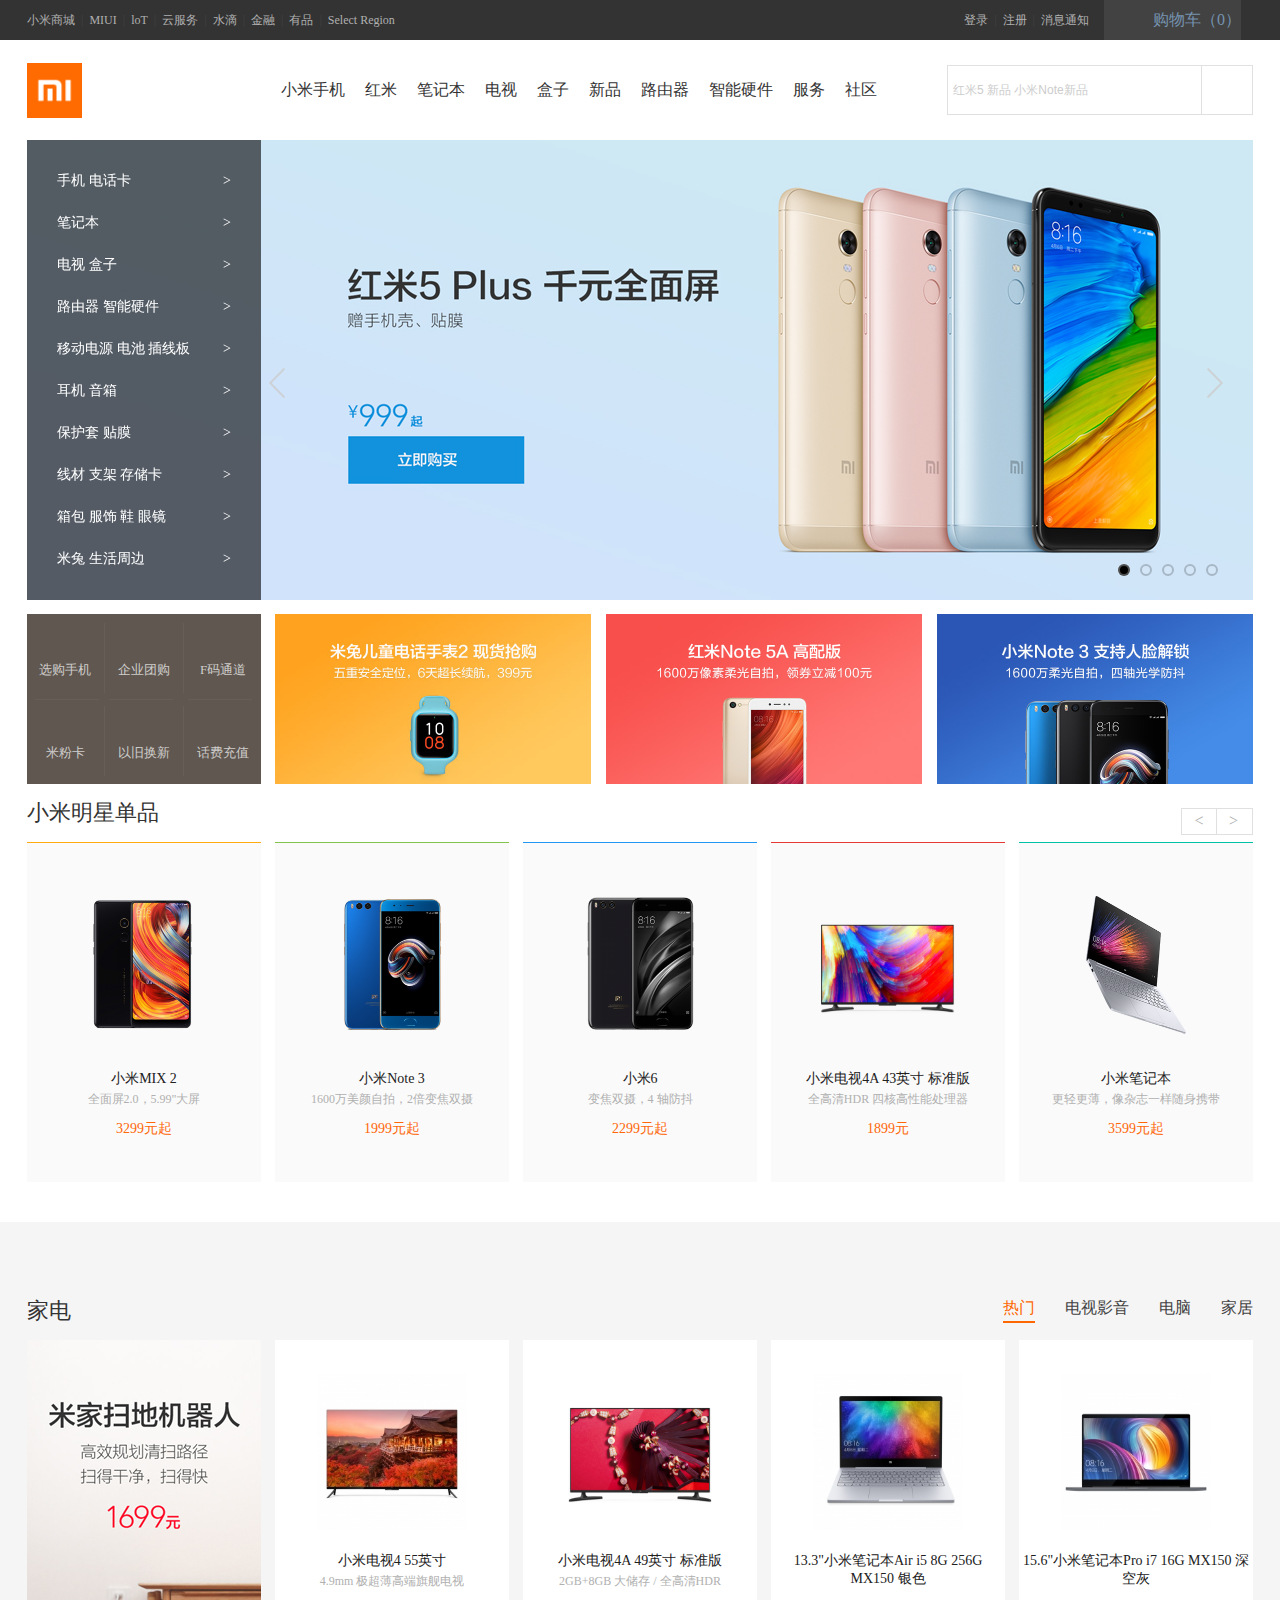
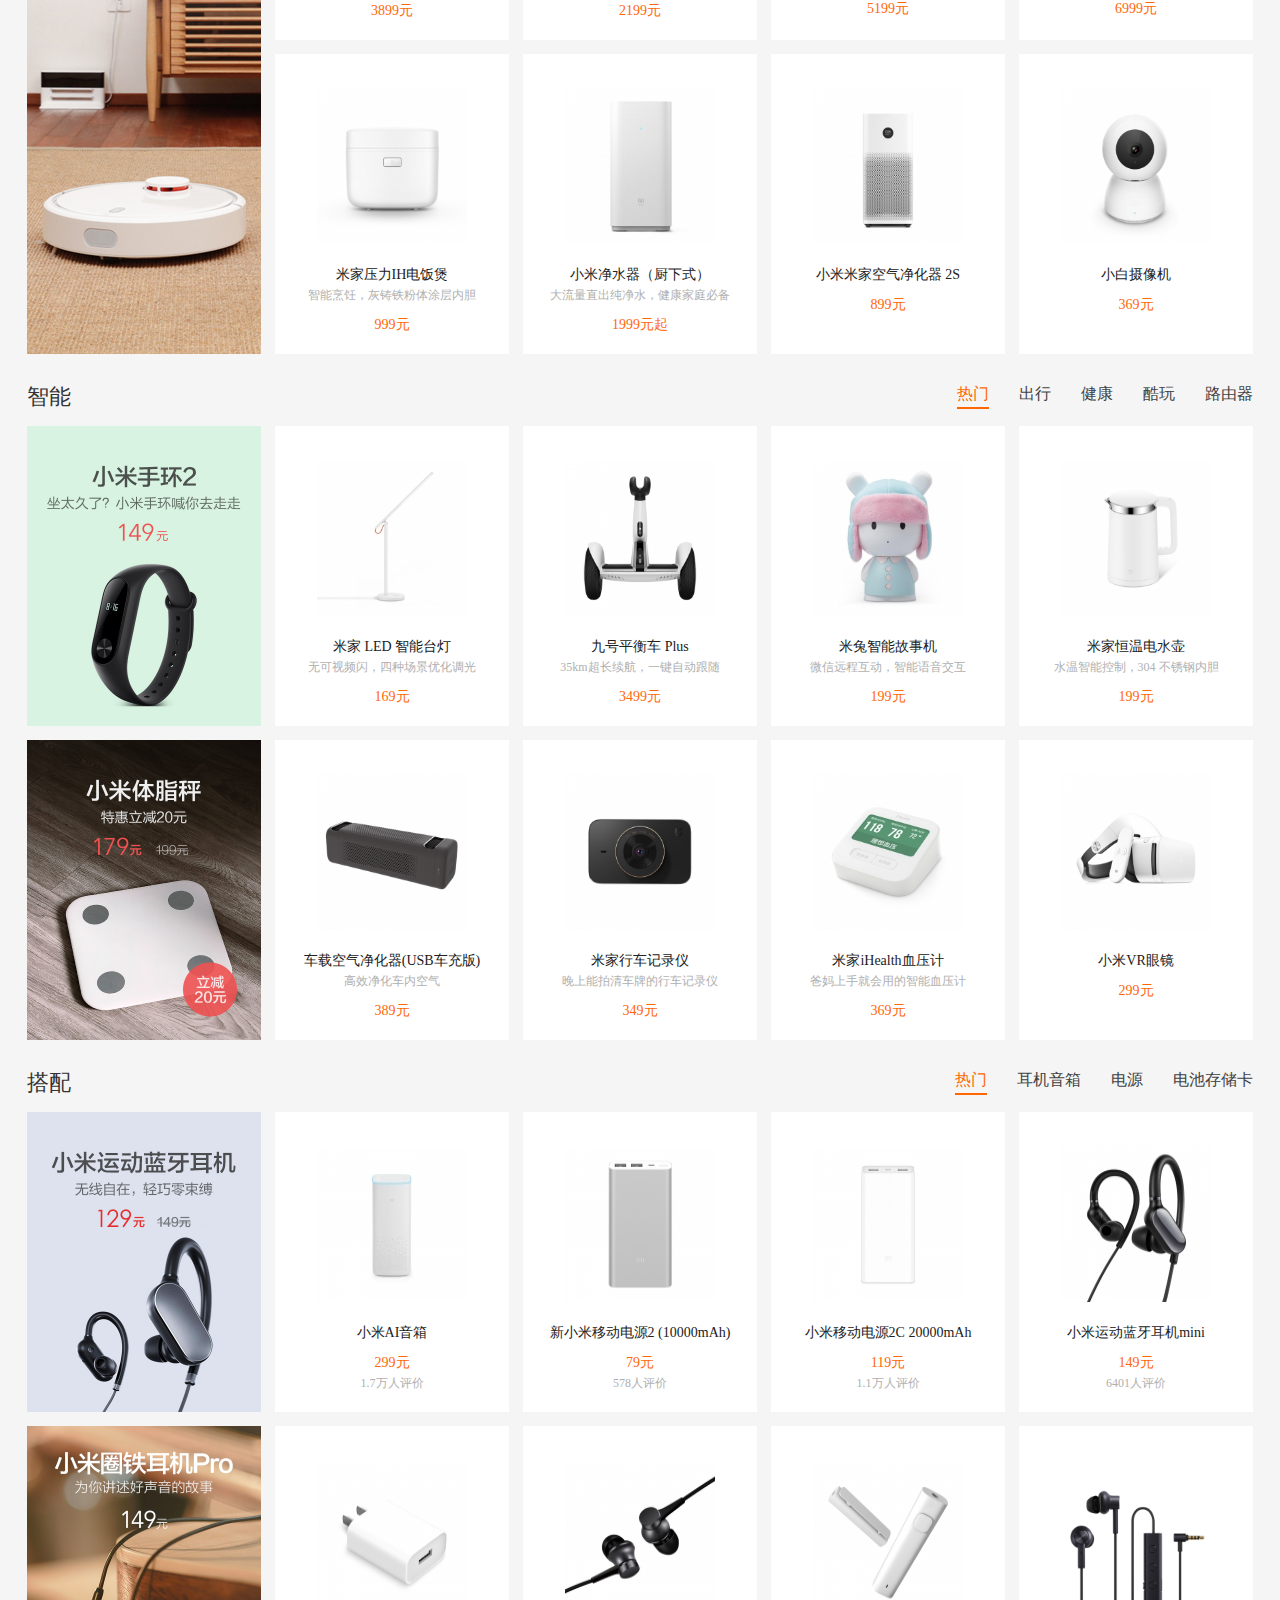
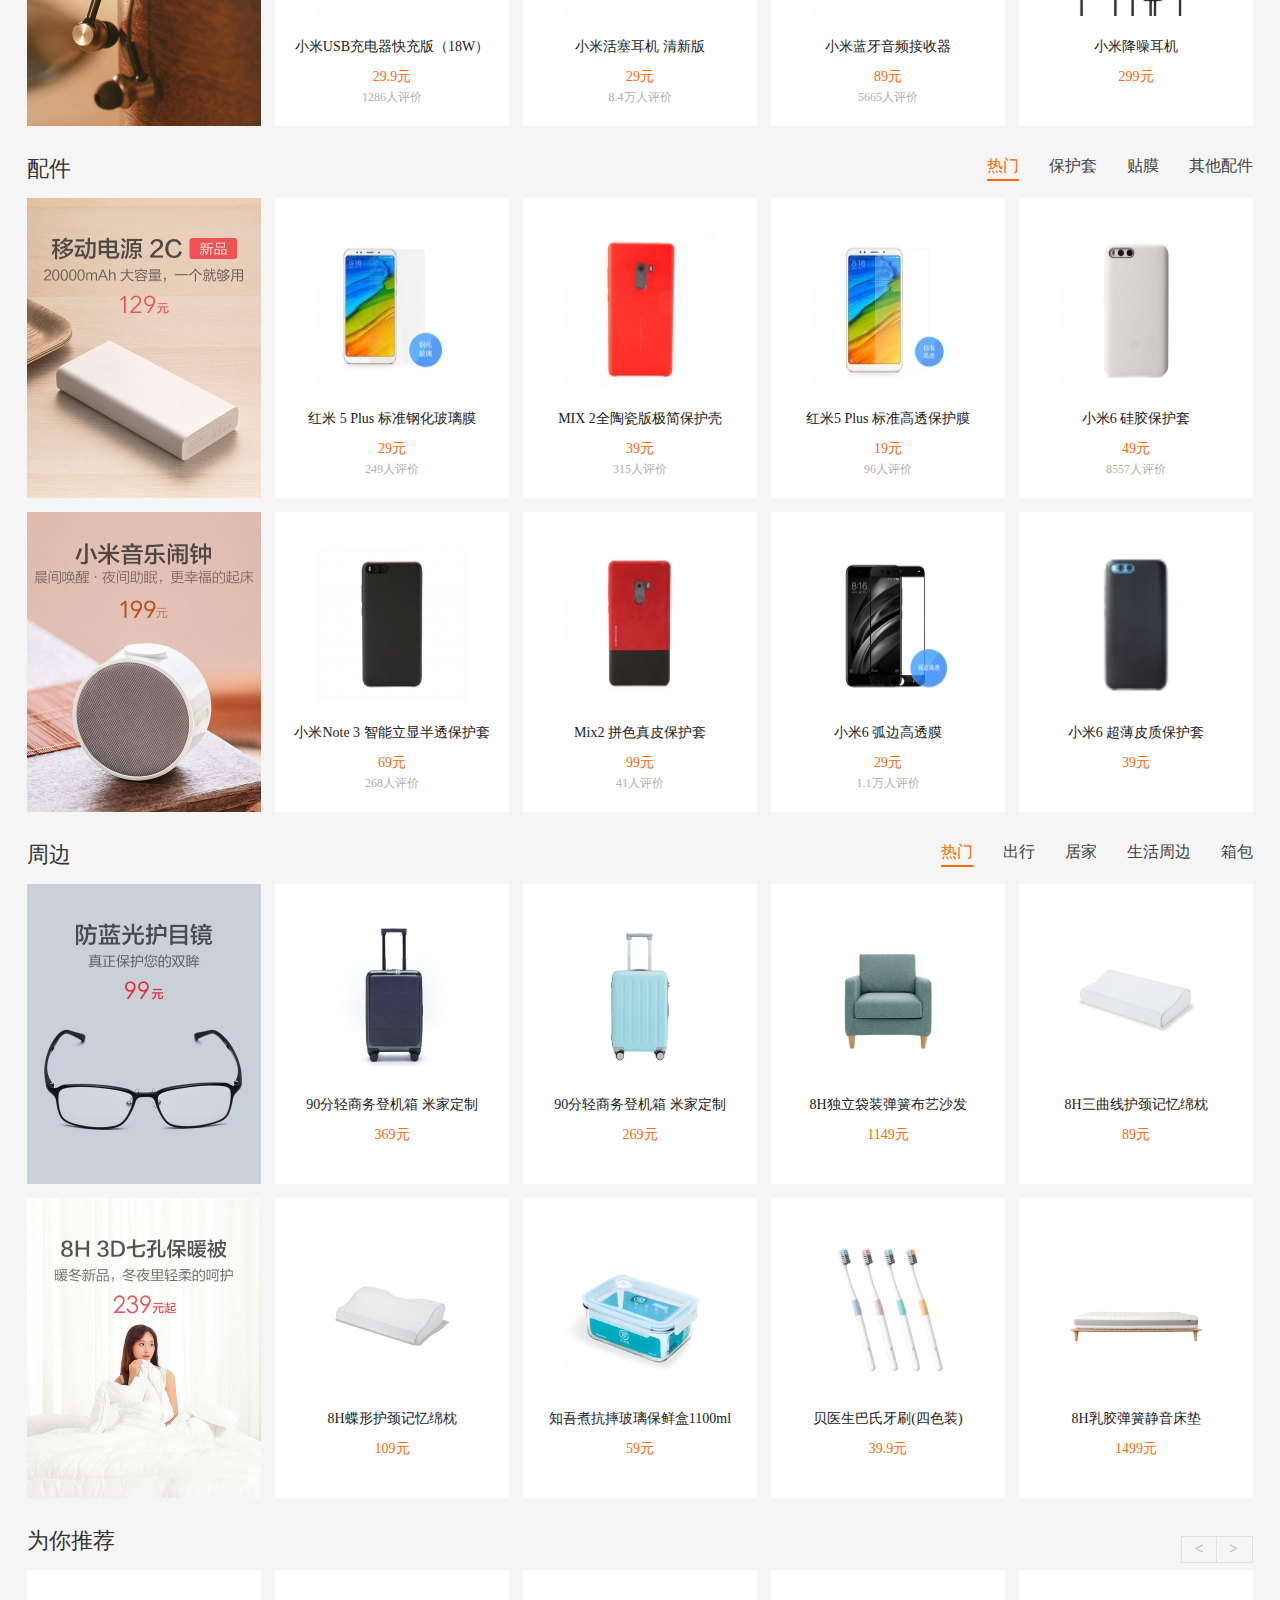
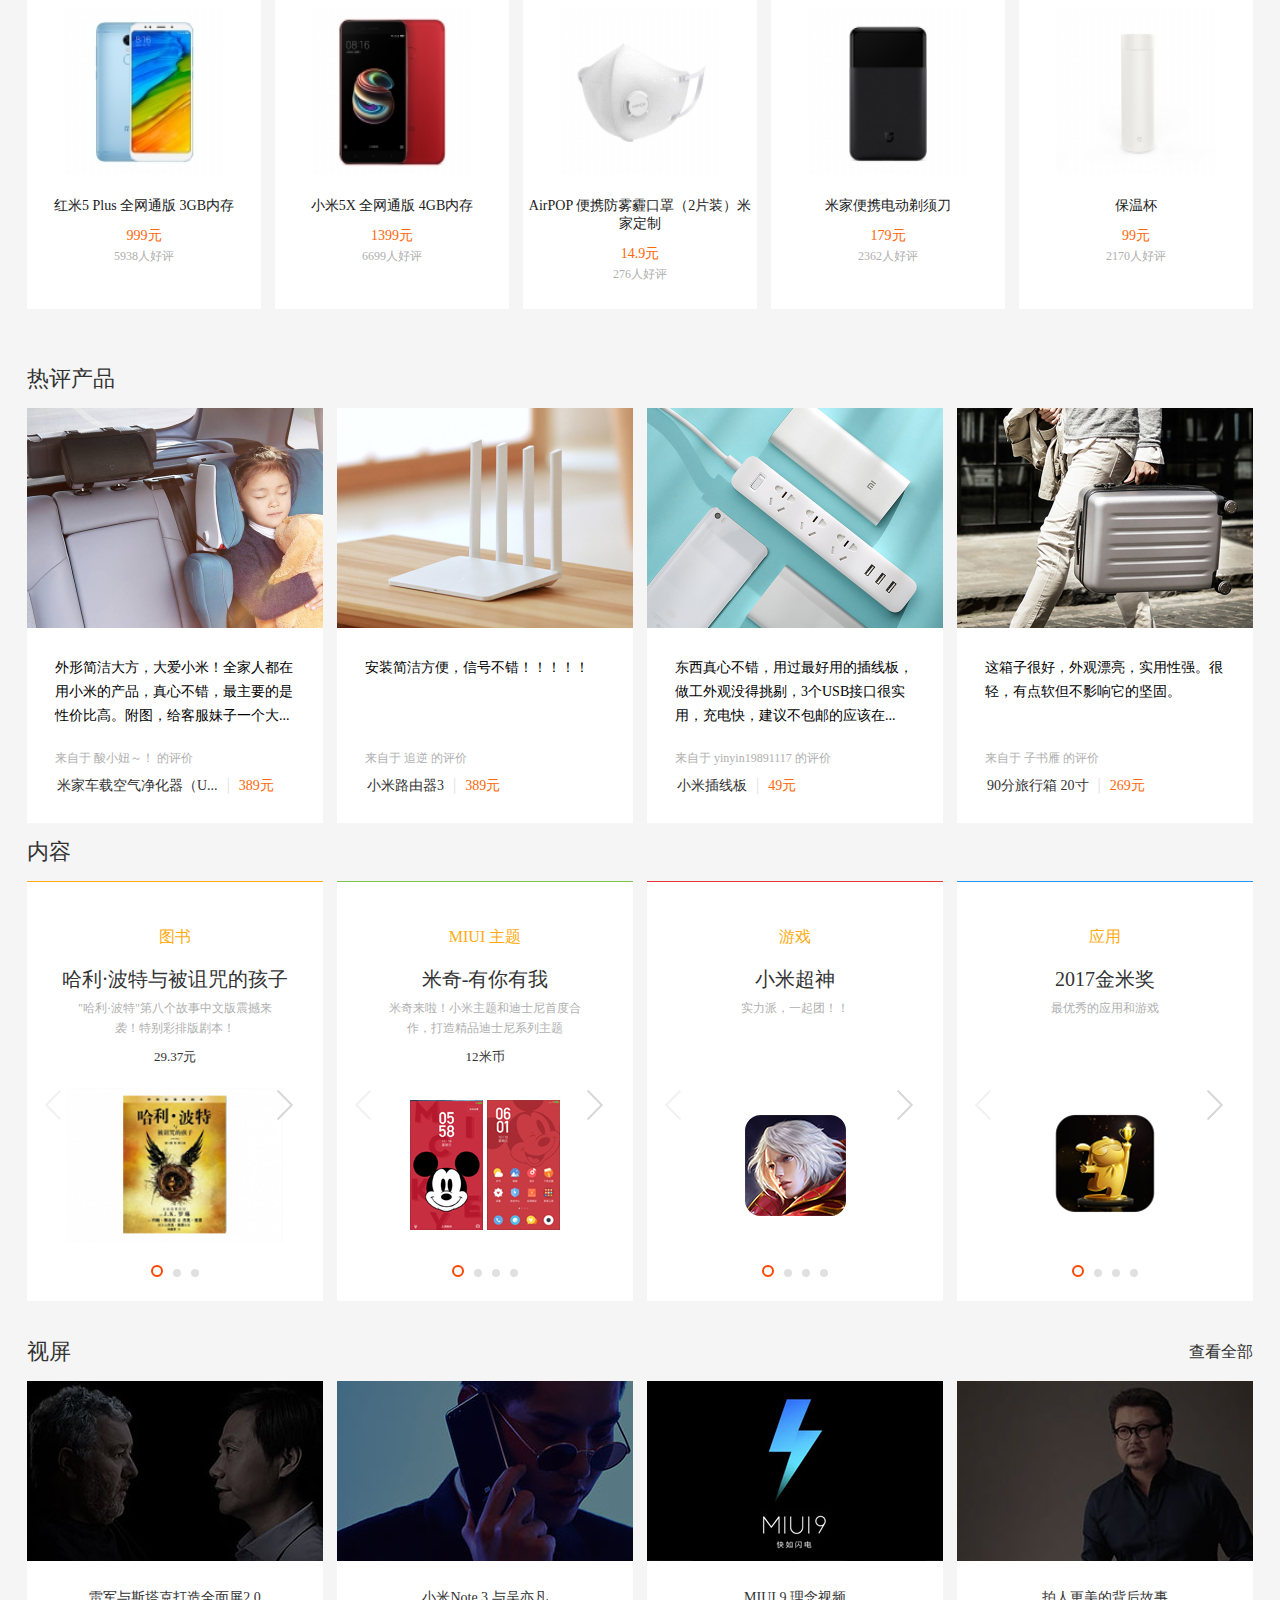
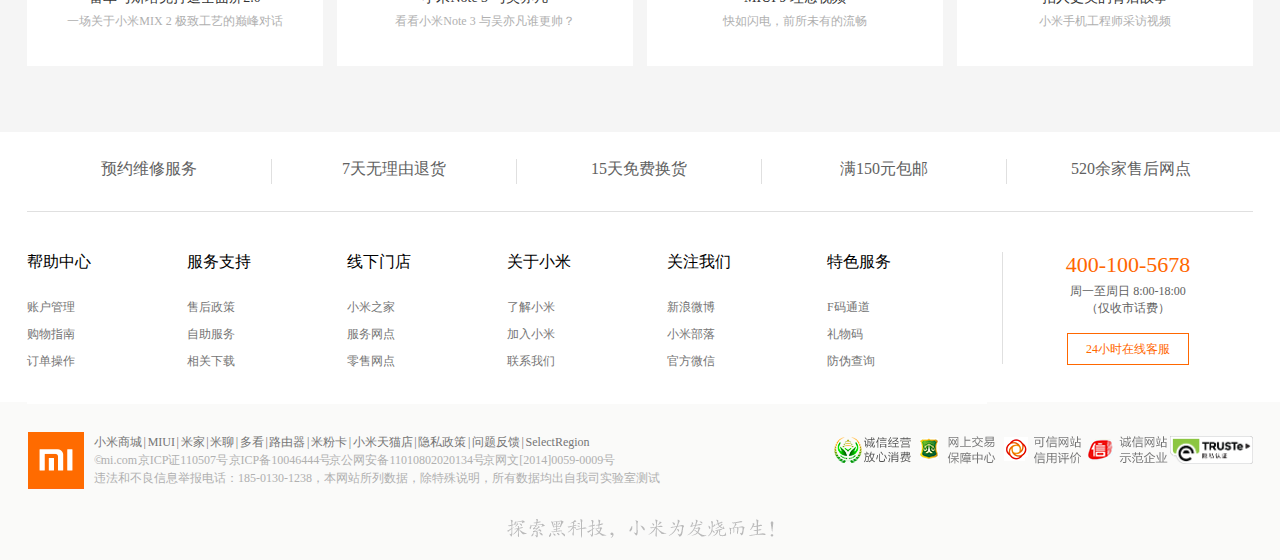
<file: index.html>
<!DOCTYPE html>
<html lang="en">
<head>
	<meta charset="UTF-8">
	<title>小米商城 - 小米MIX 2、红米5 Plus、小米Note 3、小米笔记本官方网站</title>
	<link rel="icon" href="img/favicon.ico" type="image/x-icon">
	<link rel="stylesheet" href="css/index.css">
	<link rel="stylesheet" href="css/public.css">
	<link rel="stylesheet" href="css/swiper.min.css">
	<script src="js/jquery.js"></script>
	<script src="js/swiper.min.js"></script>
</head>
<body>
	<!-- 顶部开始 -->
	<div class="head">
		<div class="head-neikuan">
			<div class="head-zuo">
				<a href="" class="head-wenzi">小米商城</a>
				<span class="head-shuxian">|</span>

				<a href="" class="head-wenzi">MIUI</a>
				<span class="head-shuxian">|</span>

				<a href="" class="head-wenzi">loT</a>
				<span class="head-shuxian">|</span>

				<a href="" class="head-wenzi">云服务</a>
				<span class="head-shuxian">|</span>

				<a href="" class="head-wenzi">水滴</a>
				<span class="head-shuxian">|</span>

				<a href="" class="head-wenzi">金融</a>
				<span class="head-shuxian">|</span>

				<a href="" class="head-wenzi">有品</a>
				<span class="head-shuxian">|</span>

				<a href="" class="head-wenzi">Select Region</a>
			</div>
			<div class="head-you">
				<a href="" class="head-wenzi">登录</a>
				<span class="head-shuxian">|</span>

				<a href="" class="head-wenzi">注册</a>
				<span class="head-shuxian">|</span>

				<a href="" class="head-wenzi">消息通知</a>
				<span class="head-shuxian"></span>

			<div class="gwc">
				<span>&#xe600;</span>
				<span class="head-gwc">购物车（0）</span>
			</div>
	
			</div>
		</div>
	</div>
	<!-- 顶部结束 -->

	<!-- 导航开始 -->
	<div class="nav">
		<img src="img/logo.png" alt="" class="nav-logo">
		<div class="nav-wenzi">
			<a href="" class="nav-wenzi1">小米手机</a>
			<a href="" class="nav-wenzi1">红米</a>
			<a href="" class="nav-wenzi1">笔记本</a>
			<a href="" class="nav-wenzi1">电视</a>
			<a href="" class="nav-wenzi1">盒子</a>
			<a href="" class="nav-wenzi1">新品</a>
			<a href="" class="nav-wenzi1">路由器</a>
			<a href="" class="nav-wenzi1">智能硬件</a>
			<a href="" class="nav-wenzi1">服务</a>
			<a href="" class="nav-wenzi1">社区</a>
		</div>
		<div class="nav-right">
			<input type="text" placeholder="红米5 新品 小米Note新品">
			<input type="submit" class="submit iconfont1" value="&#xe601;">
		</div>
	</div>
	<!-- 导航结束 -->

	<!-- 轮播开始 -->
	<div class="banner swiper-container">
		<div class="banner-img swiper-wrapper">
			<div class="swiper-slide">
				<img src="img10/1.jpg" alt="">
			</div>

			<div class="swiper-slide">
				<img src="img10/2.jpg" alt="">
			</div>

			<div class="swiper-slide">
				<img src="img10/3.jpg" alt="">
			</div>

			<div class="swiper-slide">
				<img src="img10/4.jpg" alt="">
			</div>

			<div class="swiper-slide">
				<img src="img10/5.jpg" alt="">
			</div>
				
		</div>
		<div class="swiper-button-prev"></div>
    	<div class="swiper-button-next"></div>
    	<div class="swiper-pagination"></div>
		<ui class="banner-nav">
			<a href="">
				<li class="banner-item">
					<span>手机 电话卡</span>
					<span>&gt;</span>
				</li>
			</a>

			<a href="">
				<li class="banner-item">
					<span>笔记本</span>
					<span>&gt;</span>
				</li>
			</a>

			<a href="">
				<li class="banner-item">
					<span>电视 盒子</span>
					<span>&gt;</span>
				</li>
			</a>

			<a href="">
				<li class="banner-item">
					<span>路由器 智能硬件</span>
					<span>&gt;</span>
				</li>
			</a>

			<a href="">
				<li class="banner-item">
					<span>移动电源 电池 插线板</span>
					<span>&gt;</span>
				</li>
			</a>

			<a href="">
				<li class="banner-item">
					<span>耳机 音箱</span>
					<span>&gt;</span>
				</li>
			</a>

			<a href="">
				<li class="banner-item">
					<span>保护套 贴膜</span>
					<span>&gt;</span>
				</li>
			</a>

			<a href="">
				<li class="banner-item">
					<span>线材 支架 存储卡</span>
					<span>&gt;</span>
				</li>
			</a>

			<a href="">
				<li class="banner-item">
					<span>箱包 服饰 鞋 眼镜</span>
					<span>&gt;</span>
				</li>
			</a>

			<a href="">
				<li class="banner-item">
					<span>米兔 生活周边</span>
					<span>&gt;</span>
				</li>
			</a>
		</ui>
	</div>
	<!-- 轮播结束 -->


	<div class="list">
		<div class="list-item1">
			<div class="list-content">
				<span>&#xe68e;</span>
				<span>选购手机</span>
			</div>
			<div class="list-sx"></div>
			<div class="list-content">
				<span>&#xe626;</span>
				<span>企业团购</span>
			</div>
			<div class="list-sx"></div>
			<div class="list-content">
				<span>&#xe607;</span>
				<span>F码通道</span>
			</div>
			<div class="tist-hx"></div>
			<div class="tist-hx1"></div>
			<div class="tist-hx2"></div>
			<div class="list-content">
				<span>&#xe602;</span>
				<span>米粉卡</span>
			</div>
			<div class="list-sx"></div>
			<div class="list-content">
				<span>&#xe622;</span>
				<span>以旧换新</span>
			</div>
			<div class="list-sx"></div>
			<div class="list-content">
				<span>&#xe603;</span>
				<span>话费充值</span>
			</div>
		</div>
		<div class="list-item2">
			<img src="img/list/1.jpg" alt="">
		</div>
		<div class="list-item2">
			<img src="img/list/2.jpg" alt="">	
		</div>
		<div class="list-item2">
			<img src="img/list/3.jpg" alt="">
		</div>
	</div>


	<!-- 明星单品开始 -->
	<div class="star">
		<div class="star-top">
			<h2>小米明星单品</h2>
			<div class="star-btn">
				<span> < </span>
				<span class="star-btn-active"> > </span>
			</div>
		</div>
		<div class="star-bottom">
			<div class="star-item">
				<a href=""><img src="img/1.png" alt="" class="star-item1"></a>
				<a href=""><h1 class="star-item2">小米MIX 2</h1></a>
				<h2 class="star-item3">全面屏2.0，5.99"大屏</h2>
				<p class="star-item4">3299元起</p>
			</div>

			<div class="star-item star-2">
				<a href=""><img src="img/2.png" alt="" class="star-item1"></a>
				<a href=""><h1 class="star-item2">小米Note 3</h1></a>
				<h2 class="star-item3">1600万美颜自拍，2倍变焦双摄</h2>
				<p class="star-item4">1999元起</p>
			</div>

			<div class="star-item star-3">
				<a href=""><img src="img/3.png" alt="" class="star-item1"></a>
				<a href=""><h1 class="star-item2">小米6</h1></a>
				<h2 class="star-item3">变焦双摄，4 轴防抖</h2>
				<p class="star-item4">2299元起</p>
			</div>

			<div class="star-item star-4">
				<a href=""><img src="img/4.png" alt="" class="star-item1"></a>
				<a href=""><h1 class="star-item2">小米电视4A 43英寸 标准版</h1></a>
				<h2 class="star-item3">全高清HDR  四核高性能处理器 </h2>
				<p class="star-item4">1899元</p>
			</div>

			<div class="star-item star-items star-5">
				<a href=""><img src="img/5.png" alt="" class="star-item1"></a>
				<a href=""><h1 class="star-item2">小米笔记本</h1></a>
				<h2 class="star-item3">更轻更薄，像杂志一样随身携带</h2>
				<p class="star-item4">3599元起</p>
			</div>
		</div>
	</div>
	<!-- 明星单品结束 -->

	<!-- 大布局开始 -->
	<div class="big-box">
		<!-- 家电开始 -->
		<div class="jd">
			<div class="star-top">
				<h2>家电</h2>
				<ul class="jd-nav">
					<li class="jd-nav-active">热门</li>
					<li>电视影音</li>
					<li>电脑</li>
					<li>家居</li>
				</ul>
			</div>
			<div class="jd-bottom">
				<img src="img/jd0.jpg" alt="" class="jd-zuo">
				<ul class="jd-you">
					<li class="jd-item">
						<img src="img/jd1.jpg" alt="" class="jd-item1">
						<a href=""><h1 class="star-item2">小米电视4 55英寸</h1></a>
						<h2 class="star-item3">4.9mm 极超薄高端旗舰电视</h2>
						<p class="star-item4">3899元</p>
					</li>

					<li class="jd-item">
						<img src="img/jd2.png" alt="" class="jd-item1">
						<a href=""><h1 class="star-item2">小米电视4A 49英寸 标准版</h1></a>
						<h2 class="star-item3">2GB+8GB 大储存 / 全高清HDR</h2>
						<p class="star-item4">2199元</p>
					</li>

					<li class="jd-item">
						<img src="img/jd3.jpg" alt="" class="jd-item1">
						<a href=""><h1 class="star-item2">13.3"小米笔记本Air i5 8G 256G MX150 银色</h1></a>
						<p class="star-item4">5199元</p>
					</li>

					<li class="jd-item">
						<img src="img/jd4.jpg" alt="" class="jd-item1">
						<a href=""><h1 class="star-item2">15.6"小米笔记本Pro i7 16G MX150 深空灰</h1></a>
						<p class="star-item4">6999元</p>
					</li>

					<li class="jd-item">
						<img src="img/jd5.jpg" alt="" class="jd-item1">
						<a href=""><h1 class="star-item2">米家压力IH电饭煲</h1></a>
						<h2 class="star-item3">智能烹饪，灰铸铁粉体涂层内胆</h2>
						<p class="star-item4">999元</p>
					</li>

					<li class="jd-item">
						<img src="img/jd6.jpg" alt="" class="jd-item1">
						<a href=""><h1 class="star-item2">小米净水器（厨下式）</h1></a>
						<h2 class="star-item3">大流量直出纯净水，健康家庭必备</h2>
						<p class="star-item4">1999元起</p>
					</li>

					<li class="jd-item">
						<img src="img/jd7.jpg" alt="" class="jd-item1">
						<a href=""><h1 class="star-item2">小米米家空气净化器 2S</h1></a>
						<p class="star-item4">899元</p>
					</li>

					<li class="jd-item">
						<img src="img/jd8.jpg" alt="" class="jd-item1">
						<a href=""><h1 class="star-item2">小白摄像机</h1></a>
						<p class="star-item4">369元</p>
					</li>
				</ul>
			</div>
		</div>
		<!-- 家电结束 -->

		<!-- 智能开始 -->
		<div class="jd">
			<div class="star-top">
				<h2>智能</h2>
				<ul class="jd-nav">
					<li class="jd-nav-active">热门</li>
					<li>出行</li>
					<li>健康</li>
					<li>酷玩</li>
					<li>路由器</li>
				</ul>
			</div>
			<div class="jd-bottom">
				<li class="jd-item zn-item1">
					<img src="img/zn1.jpg" alt="" class="jd-item1 zn01"></li>
				<li class="jd-item">
					<img src="img/zn2.jpg" alt="" class="jd-item1">
					<a href=""><h1 class="star-item2">米家 LED 智能台灯</h1></a>
					<h2 class="star-item3">无可视频闪，四种场景优化调光</h2>
					<p class="star-item4">169元</p>
				</li>

				<li class="jd-item">
					<img src="img/zn3.png" alt="" class="jd-item1">
					<a href=""><h1 class="star-item2">九号平衡车 Plus</h1></a>
					<h2 class="star-item3">35km超长续航，一键自动跟随</h2>
					<p class="star-item4">3499元</p>
				</li>

				<li class="jd-item">
					<img src="img/zn4.jpg" alt="" class="jd-item1">
					<a href=""><h1 class="star-item2">米兔智能故事机</h1></a>
					<h2 class="star-item3">微信远程互动，智能语音交互</h2>
					<p class="star-item4">199元</p>
				</li>

				<li class="jd-item">
					<img src="img/zn5.jpg" alt="" class="jd-item1">
					<a href=""><h1 class="star-item2">米家恒温电水壶</h1></a>
					<h2 class="star-item3">水温智能控制，304 不锈钢内胆</h2>
					<p class="star-item4">199元</p>
				</li>

				<li class="jd-item zn-item1">
					<img src="img/zn6.jpg" alt="" class="jd-item1 zn01"></li>

				<li class="jd-item">
					<img src="img/zn7.jpg" alt="" class="jd-item1">
					<a href=""><h1 class="star-item2">车载空气净化器(USB车充版)</h1></a>
					<h2 class="star-item3">高效净化车内空气</h2>
					<p class="star-item4">389元</p>
				</li>

				<li class="jd-item">
					<img src="img/zn8.jpg" alt="" class="jd-item1">
					<a href=""><h1 class="star-item2">米家行车记录仪</h1></a>
					<h2 class="star-item3">晚上能拍清车牌的行车记录仪</h2>
					<p class="star-item4">349元</p>
				</li>

				<li class="jd-item">
					<img src="img/zn9.jpg" alt="" class="jd-item1">
					<a href=""><h1 class="star-item2">米家iHealth血压计</h1></a>
					<h2 class="star-item3">爸妈上手就会用的智能血压计</h2>
					<p class="star-item4">369元</p>
				</li>

				<li class="jd-item">
					<img src="img/zn10.jpg" alt="" class="jd-item1">
					<a href=""><h1 class="star-item2">小米VR眼镜</h1></a>
					<p class="star-item4">299元</p>
				</li>
			</div>
		</div>
		<!-- 智能结束 -->

		<!-- 搭配开始 -->
		<div class="jd">
			<div class="star-top">
				<h2>搭配</h2>
				<ul class="jd-nav">
					<li class="jd-nav-active">热门</li>
					<li>耳机音箱</li>
					<li>电源</li>
					<li>电池存储卡</li>
				</ul>
			</div>
			<div class="jd-bottom">
				<li class="jd-item zn-item1">
					<img src="img/dapei/1dapei.jpg" alt="" class="jd-item1 zn01"></li>

				<li class="jd-item">
					<img src="img/dapei/2dapei.jpg" alt="" class="jd-item1">
					<a href=""><h1 class="star-item2">  小米AI音箱</h1></a>
					<p class="star-item4">299元</p>
					<h2 class="star-item3">1.7万人评价</h2>
				</li>

				<li class="jd-item">
					<img src="img/dapei/3dapei.jpg" alt="" class="jd-item1">
					<a href=""><h1 class="star-item2">新小米移动电源2 (10000mAh)  </h1></a>
					<p class="star-item4">79元</p>
					<h2 class="star-item3">578人评价</h2>
				</li>

				<li class="jd-item">
					<img src="img/dapei/4dapei.jpg" alt="" class="jd-item1">
					<a href=""><h1 class="star-item2">  小米移动电源2C 20000mAh</h1></a>
					<p class="star-item4">119元</p>
					<h2 class="star-item3">1.1万人评价</h2>
				</li>

				<li class="jd-item">
					<img src="img/dapei/5dapei.jpg" alt="" class="jd-item1">
					<a href=""><h1 class="star-item2">小米运动蓝牙耳机mini</h1></a>
					<p class="star-item4">149元</p>
					<h2 class="star-item3">6401人评价</h2>
				</li>

				<li class="jd-item zn-item1">
					<img src="img/dapei/6dapei.jpg" alt="" class="jd-item1 zn01"></li>

				<li class="jd-item">
					<img src="img/dapei/7dapei.jpg" alt="" class="jd-item1">
					<a href=""><h1 class="star-item2">  小米USB充电器快充版（18W）  </h1></a>
					<p class="star-item4">29.9元</p>
					<h2 class="star-item3">1286人评价</h2>
				</li>

				<li class="jd-item">
					<img src="img/dapei/8dapei.jpg" alt="" class="jd-item1">
					<a href=""><h1 class="star-item2">  小米活塞耳机 清新版  </h1></a>
					<p class="star-item4">29元</p>
					<h2 class="star-item3">8.4万人评价</h2>
				</li>

				<li class="jd-item">
					<img src="img/dapei/9dapei.jpg" alt="" class="jd-item1">
					<a href=""><h1 class="star-item2">  小米蓝牙音频接收器  </h1></a>
					<p class="star-item4">89元</p>
					<h2 class="star-item3">5665人评价</h2>
				</li>

				<li class="jd-item">
					<img src="img/dapei/10.jpg" alt="" class="jd-item1">
					<a href=""><h1 class="star-item2">小米降噪耳机</h1></a>
					<p class="star-item4">299元</p>
				</li>
			</div>
		</div>
		<!-- 搭配结束 -->

		<!-- 配件开始 -->
		<div class="jd">
			<div class="star-top">
				<h2>配件</h2>
				<ul class="jd-nav">
					<li class="jd-nav-active">热门</li>
					<li>保护套</li>
					<li>贴膜</li>
					<li>其他配件</li>
				</ul>
			</div>
			<div class="jd-bottom">
				<li class="jd-item zn-item1">
					<img src="img/peijian/1peijian.jpg" alt="" class="jd-item1 zn01"></li>

				<li class="jd-item">
					<img src="img/peijian/2peijian.jpg" alt="" class="jd-item1">
					<a href=""><h1 class="star-item2">  红米 5 Plus 标准钢化玻璃膜  </h1></a>
					<p class="star-item4">29元</p>
					<h2 class="star-item3">249人评价</h2>
				</li>

				<li class="jd-item">
					<img src="img/peijian/3peijian.jpg" alt="" class="jd-item1">
					<a href=""><h1 class="star-item2">  MIX 2全陶瓷版极简保护壳  </h1></a>
					<p class="star-item4">39元</p>
					<h2 class="star-item3">315人评价</h2>
				</li>

				<li class="jd-item">
					<img src="img/peijian/4peijian.jpg" alt="" class="jd-item1">
					<a href=""><h1 class="star-item2">  红米5 Plus 标准高透保护膜  </h1></a>
					<p class="star-item4">19元</p>
					<h2 class="star-item3">96人评价</h2>
				</li>

				<li class="jd-item">
					<img src="img/peijian/5peijian.jpg" alt="" class="jd-item1">
					<a href=""><h1 class="star-item2">  小米6 硅胶保护套  </h1></a>
					<p class="star-item4">49元</p>
					<h2 class="star-item3">8557人评价</h2>
				</li>

				<li class="jd-item zn-item1">
					<img src="img/peijian/6peijian.jpg" alt="" class="jd-item1 zn01"></li>

				<li class="jd-item">
					<img src="img/peijian/7peijian.jpg" alt="" class="jd-item1">
					<a href=""><h1 class="star-item2">  小米Note 3  智能立显半透保护套  </h1></a>
					<p class="star-item4">69元</p>
					<h2 class="star-item3">268人评价</h2>
				</li>

				<li class="jd-item">
					<img src="img/peijian/8peijian.jpg" alt="" class="jd-item1">
					<a href=""><h1 class="star-item2">  Mix2 拼色真皮保护套  </h1></a>
					<p class="star-item4">99元</p>
					<h2 class="star-item3">41人评价</h2>
				</li>

				<li class="jd-item">
					<img src="img/peijian/9peijian.jpg" alt="" class="jd-item1">
					<a href=""><h1 class="star-item2">  小米6 弧边高透膜  </h1></a>
					<p class="star-item4">29元</p>
					<h2 class="star-item3">1.1万人评价</h2>
				</li>

				<li class="jd-item">
					<img src="img/peijian/10.jpg" alt="" class="jd-item1">
					<a href=""><h1 class="star-item2">小米6 超薄皮质保护套</h1></a>
					<p class="star-item4">39元</p>
				</li>
			</div>
		</div>
		<!-- 配件结束 -->

		<!-- 周边开始 -->
		<div class="jd">
			<div class="star-top">
				<h2>周边</h2>
				<ul class="jd-nav">
					<li class="jd-nav-active">热门</li>
					<li>出行</li>
					<li>居家</li>
					<li>生活周边</li>
					<li>箱包</li>
				</ul>
			</div>
			<div class="jd-bottom">
				<li class="jd-item zn-item1">
					<img src="img/zhoubian/1zhoubain.jpg" alt="" class="jd-item1 zn01"></li>

				<li class="jd-item">
					<img src="img/zhoubian/2zhoubain.jpg" alt="" class="jd-item1">
					<a href=""><h1 class="star-item2">90分轻商务登机箱 米家定制</h1></a>
					<p class="star-item4">369元</p>
				</li>

				<li class="jd-item">
					<img src="img/zhoubian/3zhoubain.jpg" alt="" class="jd-item1">
					<a href=""><h1 class="star-item2">90分轻商务登机箱 米家定制</h1></a>
					<p class="star-item4">269元</p>
				</li>

				<li class="jd-item">
					<img src="img/zhoubian/4zhoubain.jpg" alt="" class="jd-item1">
					<a href=""><h1 class="star-item2">8H独立袋装弹簧布艺沙发</h1></a>
					<p class="star-item4">1149元</p>
				</li>

				<li class="jd-item">
					<img src="img/zhoubian/5zhoubain.jpg" alt="" class="jd-item1">
					<a href=""><h1 class="star-item2">8H三曲线护颈记忆绵枕</h1></a>
					<p class="star-item4">89元</p>
				</li>

				<li class="jd-item zn-item1">
					<img src="img/zhoubian/6zhoubain.jpg" alt="" class="jd-item1 zn01"></li>

				<li class="jd-item">
					<img src="img/zhoubian/7zhoubain.jpg" alt="" class="jd-item1">
					<a href=""><h1 class="star-item2">8H蝶形护颈记忆绵枕</h1></a>
					<p class="star-item4">109元</p>
				</li>

				<li class="jd-item">
					<img src="img/zhoubian/8zhoubain.jpg" alt="" class="jd-item1">
					<a href=""><h1 class="star-item2">知吾煮抗摔玻璃保鲜盒1100ml</h1></a>
					<p class="star-item4">59元</p>
				</li>

				<li class="jd-item">
					<img src="img/zhoubian/9zhoubain.jpg" alt="" class="jd-item1">
					<a href=""><h1 class="star-item2">贝医生巴氏牙刷(四色装)</h1></a>
					<p class="star-item4">39.9元</p>
				</li>

				<li class="jd-item">
					<img src="img/zhoubian/10.jpg" alt="" class="jd-item1">
					<a href=""><h1 class="star-item2">8H乳胶弹簧静音床垫</h1></a>
					<p class="star-item4">1499元</p>
				</li>
			</div>
		</div>
		<!-- 周边结束 -->

		<!-- 为你推荐开始 -->
		<div class="star">
			<div class="star-top">
				<h2>为你推荐</h2>
				<div class="star-btn">
					<span> < </span>
					<span class="star-btn-active"> > </span>
				</div>
			</div>
			<div class="star-bottom">
				<div class="star-item wntj">
					<a href=""><img src="img/wntj/1.jpg" alt="" class="star-item1"></a>
					<a href=""><h1 class="star-item2"> 红米5 Plus 全网通版 3GB内存 </h1></a>
					<p class="star-item4">999元</p>
					<h2 class="star-item3">   5938人好评    </h2>
				</div>

				<div class="star-item star-2 wntj">
					<a href=""><img src="img/wntj/2.jpg" alt="" class="star-item1"></a>
					<a href=""><h1 class="star-item2"> 小米5X 全网通版 4GB内存 </h1></a>
					<p class="star-item4">1399元</p>
					<h2 class="star-item3">   6699人好评    </h2>
				</div>

				<div class="star-item star-3 wntj">
					<a href=""><img src="img/wntj/3.jpg" alt="" class="star-item1"></a>
					<a href=""><h1 class="star-item2"> AirPOP 便携防雾霾口罩（2片装）米家定制 </h1></a>
					<p class="star-item4">14.9元</p>
					<h2 class="star-item3">   276人好评    </h2>
				</div>

				<div class="star-item star-4 wntj">
					<a href=""><img src="img/wntj/4.jpg" alt="" class="star-item1"></a>
					<a href=""><h1 class="star-item2"> 米家便携电动剃须刀 </h1></a>
					<p class="star-item4">179元</p>
					<h2 class="star-item3">   2362人好评    </h2>
				</div>

				<div class="star-item star-items star-5 wntj">
					<a href=""><img src="img/wntj/5.jpg" alt="" class="star-item1"></a>
					<a href=""><h1 class="star-item2"> 保温杯 </h1></a>
					<p class="star-item4">99元</p>
					<h2 class="star-item3">   2170人好评    </h2>
				</div>
			</div>
		</div>
		<!-- 为你推荐结束 -->

		<!-- 热评产品开始 -->
		<div class="rpcp">
			<div class="star-top">
				<h2>热评产品</h2>
			</div>
			<div class="rpcp-bottom">
				<div class="rpcp-tiem rp">
					<a href=""><img src="img/rpcp/1.jpg" alt="" class="rpcp-tiem1"></a>
					<p class="rpcp-wenzi">
						外形简洁大方，大爱小米！全家人都在用小米的产品，真心不错，最主要的是性价比高。附图，给客服妹子一个大...
					</p>
					<p class="rpcp-pj">
						 来自于 酸小妞～！ 的评价 
					</p>
					<div class="wzbox">
						<a href=""><h5 class="rpcp-name">米家车载空气净化器（U...</h5></a>	
						<a class="sx">|</a>
						<a class="star-item4 rpcp-jq">389元</a>
					</div>
				</div>

				<div class="rpcp-tiem">
					<a href=""><img src="img/rpcp/2.jpg" alt="" class="rpcp-tiem1"></a>
					<p class="rpcp-wenzi">安装简洁方便，信号不错！！！！！</p>
					<p class="rpcp-pj"> 来自于 追逆 的评价 </p>
					<div class="wzbox">
						<a href=""><h5 class="rpcp-name">小米路由器3</h5></a>	
						<a class="sx">|</a>
						<a class="star-item4 rpcp-jq">389元</a>
					</div>
				</div>

				<div class="rpcp-tiem">
					<a href=""><img src="img/rpcp/3.jpg" alt="" class="rpcp-tiem1"></a>
					<p class="rpcp-wenzi">东西真心不错，用过最好用的插线板，做工外观没得挑剔，3个USB接口很实用，充电快，建议不包邮的应该在...</p>
					<p class="rpcp-pj"> 来自于 yinyin19891117 的评价 </p>
					<div class="wzbox">
						<a href=""><h5 class="rpcp-name">小米插线板</h5></a>	
						<a class="sx">|</a>
						<a class="star-item4 rpcp-jq">49元</a>
					</div>
				</div>

				<div class="rpcp-tiem">
					<a href=""><img src="img/rpcp/4.jpg" alt="" class="rpcp-tiem1"></a>
					<p class="rpcp-wenzi">这箱子很好，外观漂亮，实用性强。很轻，有点软但不影响它的坚固。</p>
					<p class="rpcp-pj"> 来自于 子书雁 的评价 </p>
					<div class="wzbox">
						<a href=""><h5 class="rpcp-name">90分旅行箱 20寸</h5></a>	
						<a class="sx">|</a>
						<a class="star-item4 rpcp-jq">269元</a>
					</div>
				</div>
			</div>
		</div>
		<!-- 热评产品结束 -->

		<!-- 内容开始 -->
		<div class="rpcp reping-item1211">
			<div class="star-top">
				<h2>内容</h2>
			</div>
			<div class="rpcp-tiem rp reping-item121 reping-item1213 swiper-container" id="rpcp-tiem1">
				<div class="swiper-wrapper">
					<div class="swiper-slide">
						<h1 class="neirong-wenzi">图书</h1>
						<h1 class="neirong-wenzi1">哈利·波特与被诅咒的孩子</h1>
						<div class="neirong-wenzi2">
							<a href="" class="neirong-wenzi2">"哈利·波特"第八个故事中文版震撼来袭！特别彩排版剧本！ </a>
						</div>
						<div class="neirong-wenzi3">
							<a href="" class="neirong-wenzi3">29.37元 </a>
						</div>
						<img src="img8/1.png" alt="" class="neirong-tupian">
					</div>

					<div class="swiper-slide">
						<h1 class="neirong-wenzi">图书</h1>
						<h1 class="neirong-wenzi1">好吗好的</h1>
						<div class="neirong-wenzi2">
							<a href="" class="neirong-wenzi2">畅销作家大冰2016年新书！讲给你听，好吗好的！</a>
						</div>
						<div class="neirong-wenzi3">
							<a href="" class="neirong-wenzi3">17.99元</a>
						</div>
						<img src="img8/12.png" alt="" class="neirong-tupian">
					</div>

					<div class="swiper-slide">
						<h1 class="neirong-wenzi">图书</h1>
						<div class="neirong-wenzi2">
							<a href="" class="neirong-wenzi2">海量好书，享受精品阅读时光</a>
							<a href="" class="neirong-wenzi2">漂亮的中文排版，千万读者选择！</a>
						</div>
						<div class="neirong-wenzi3">
							<a href="" class="neirong-wenzi4">前往多看阅读</a>
						</div>
						<img src="img8/13.jpg" alt="" class="neirong-tupian">
					</div>
				</div>
				<div class="swiper-button-prev"></div>
    			<div class="swiper-button-next"></div>
    			<div class="swiper-pagination"></div>
			</div>

			<div class="rpcp-tiem reping-item121 reping-item1214 swiper-container"  id="rpcp-tiem2">
				<div class="swiper-wrapper">
					<div class="swiper-slide">
						<h1 class="neirong-wenzi">MIUI 主题</h1>
						<h1 class="neirong-wenzi1">米奇-有你有我</h1>
						<div class="neirong-wenzi2">
							<a href="" class="neirong-wenzi2">米奇来啦！小米主题和迪士尼首度合作，打造精品迪士尼系列主题</a>
						</div>
						<div class="neirong-wenzi3">
							<a href="" class="neirong-wenzi3">12米币</a>
						</div>
						<img src="img8/2.png" alt="" class="neirong-tupian">
					</div>

					<div class="swiper-slide">
						<h1 class="neirong-wenzi">MIUI 主题</h1>
						<h1 class="neirong-wenzi1">钢铁侠-科技控</h1>
						<div class="neirong-wenzi2">
							<a href="" class="neirong-wenzi2">I'm Iron Man! 小米主题和迪士尼首度合作，打造精品漫威系列主题</a>
						</div>
						<div class="neirong-wenzi3">
							<a href="" class="neirong-wenzi3">12米币</a>
						</div>
						<img src="img8/22.png" alt="" class="neirong-tupian">
					</div>

					<div class="swiper-slide">
						<h1 class="neirong-wenzi">MIUI 主题</h1>
						<h1 class="neirong-wenzi1">大白-戳戳我抱抱你</h1>
						<div class="neirong-wenzi2">
							<a href="" class="neirong-wenzi2">大白(●—●)吧啦啦啦~小米主题和迪士尼首度合作，打造精品迪士尼系列主</a>
						</div>
						<div class="neirong-wenzi3">
							<a href="" class="neirong-wenzi3">15米币</a>
						</div>
						<img src="img8/23.png" alt="" class="neirong-tupian">
					</div>

					<div class="swiper-slide">
						<h1 class="neirong-wenzi">MIUI 主题</h1>
						<div class="neirong-wenzi2">
							<a href="" class="neirong-wenzi2">众多个性主题、百变锁屏与自由桌面</a>
							<a href="" class="neirong-wenzi2">让你的手机与众不同！</a>
						</div>
						<div class="neirong-wenzi3">
							<a href="" class="neirong-wenzi4">前往MIUI主题市场</a>
						</div>
						<img src="img8/24.jpg" alt="" class="neirong-tupian">
					</div>
				</div>
				<div class="swiper-button-prev"></div>
    			<div class="swiper-button-next"></div>
    			<div class="swiper-pagination"></div>
			</div>

			<div class="rpcp-tiem reping-item121 reping-item1215 swiper-container" id="rpcp-tiem3">
				<div class="swiper-wrapper">
					<div class="swiper-slide">
						<h1 class="neirong-wenzi">游戏</h1>
						<h1 class="neirong-wenzi1">小米超神</h1>
						<div class="neirong-wenzi2">
							<a href="" class="neirong-wenzi2">实力派，一起团！！</a>
						</div>
						<div class="neirong-wenzi3">
							<a href="" class="neirong-wenzi3"></a>
						</div>
						<img src="img8/3.png" alt="" class="neirong-tupian">
					</div>

					<div class="swiper-slide">
						<h1 class="neirong-wenzi">游戏</h1>
						<h1 class="neirong-wenzi1">小米枪战</h1>
						<div class="neirong-wenzi2">
							<a href="" class="neirong-wenzi2">组好队  去跳伞！！</a>
						</div>
						<div class="neirong-wenzi3">
							<a href="" class="neirong-wenzi3">免费</a>
						</div>
						<img src="img8/32.png" alt="" class="neirong-tupian">
					</div>

					<div class="swiper-slide">
						<h1 class="neirong-wenzi">游戏</h1>
						<h1 class="neirong-wenzi1">米柚手游模拟器</h1>
						<div class="neirong-wenzi2">
							<a href="" class="neirong-wenzi2">在电脑上玩遍小米所有手游</a>
						</div>
						<div class="neirong-wenzi3">
							<a href="" class="neirong-wenzi3">免费</a>
						</div>
						<img src="img8/33.png" alt="" class="neirong-tupian">
					</div>

					<div class="swiper-slide">
						<h1 class="neirong-wenzi">游戏</h1>
						<div class="neirong-wenzi2">
							<a href="" class="neirong-wenzi2">免费下载海量的手机游戏</a>
							<a href="" class="neirong-wenzi2">天天都有现金福利赠送</a>
						</div>
						<div class="neirong-wenzi3">
							<a href="" class="neirong-wenzi4">前往小米游戏商店</a>
						</div>
						<img src="img8/34.jpg" alt="" class="neirong-tupian">
					</div>
				</div>
				<div class="swiper-button-prev"></div>
    			<div class="swiper-button-next"></div>
    			<div class="swiper-pagination"></div>
			</div>

			<div class="rpcp-tiem reping-item121 reping-item1216 swiper-container"  id="rpcp-tiem4">
				<div class="swiper-wrapper">
					<div class="swiper-slide">
						<h1 class="neirong-wenzi">应用</h1>
						<h1 class="neirong-wenzi1">2017金米奖</h1>
						<div class="neirong-wenzi2">
							<a href="" class="neirong-wenzi2">最优秀的应用和游戏</a>
						</div>
						<div class="neirong-wenzi3">
							<a href="" class="neirong-wenzi3"></a>
						</div>
						<img src="img8/4.png" alt="" class="neirong-tupian">
					</div>

					<div class="swiper-slide">
						<h1 class="neirong-wenzi">应用</h1>
						<h1 class="neirong-wenzi1">Forest</h1>
						<div class="neirong-wenzi2">
							<a href="" class="neirong-wenzi2">帮助您专心于生活中每个重要时刻</a>
						</div>
						<div class="neirong-wenzi3">
							<a href="" class="neirong-wenzi3">免费</a>
						</div>
						<img src="img8/42.png" alt="" class="neirong-tupian">
					</div>

					<div class="swiper-slide">
						<h1 class="neirong-wenzi">应用</h1>
						<h1 class="neirong-wenzi1">小米应用</h1>
						<div class="neirong-wenzi2">
							<a href="" class="neirong-wenzi2">小米出品 必属精品</a>
						</div>
						<div class="neirong-wenzi3">
							<a href="" class="neirong-wenzi3">免费</a>
						</div>
						<img src="img8/43.png" alt="" class="neirong-tupian">
					</div>

					<div class="swiper-slide">
						<h1 class="neirong-wenzi">应用</h1>
						<div class="neirong-wenzi2">
							<a href="" class="neirong-wenzi2">帮助小米手机和其他安卓手机用户</a>
							<a href="" class="neirong-wenzi2">发现好用的安卓应用</a>
						</div>
						<div class="neirong-wenzi3">
							<a href="" class="neirong-wenzi4">前往小米应用商店</a>
						</div>
						<img src="img8/44.jpg" alt="" class="neirong-tupian">
					</div>
				</div>
				<div class="swiper-button-prev"></div>
    			<div class="swiper-button-next"></div>
    			<div class="swiper-pagination"></div>
			</div>
		</div>
		<!-- 内容结束 -->

		<!-- 视频开始 -->
		<div class="rpcp reping-item1211 reping-item12111">
			<div class="star-top">
				<h2>视屏</h2>
				<a href="" class="chakan">查看全部</a>
			</div>
				<div class="renping-items">
					<div class="shipin-tupian-box">
						<a href=""><img src="img9/1.jpg" alt="" class="shipin-tupian"></a>
					</div>
					<div class="shipin-box-wenzi">
						<a href="">
						<h1 class="shipin-wenzi">雷军与斯塔克打造全面屏2.0</h1></a>
					</div>
					<div class="shipin-box-wenzi">
						<h1 class="shipin-wenziq">一场关于小米MIX 2 极致工艺的巅峰对话</h1>
					</div>
				</div>

				<div class="renping-items renping-itema">
					<div class="shipin-tupian-box">
						<a href=""><img src="img9/2.jpg" alt="" class="shipin-tupian"></a>
					</div>
					<div class="shipin-box-wenzi">
						<a href="">
						<h1 class="shipin-wenzi">小米Note 3 与吴亦凡</h1></a>
					</div>
					<div class="shipin-box-wenzi">
						<h1 class="shipin-wenziq">看看小米Note 3 与吴亦凡谁更帅？</h1>
					</div>
				</div>

				<div class="renping-items renping-itema">
					<div class="shipin-tupian-box">
						<a href=""><img src="img9/3.jpg" alt="" class="shipin-tupian"></a>
					</div>
					<div class="shipin-box-wenzi">
						<a href="">
						<h1 class="shipin-wenzi">MIUI 9 理念视频</h1></a>
					</div>
					<div class="shipin-box-wenzi">
						<h1 class="shipin-wenziq">快如闪电，前所未有的流畅</h1>
					</div>
				</div>

				<div class="renping-items renping-itema">
					<div class="shipin-tupian-box">
						<a href=""><img src="img9/4.jpg" alt="" class="shipin-tupian"></a>
					</div>
					<div class="shipin-box-wenzi">
						<a href="">
						<h1 class="shipin-wenzi">拍人更美的背后故事</h1></a>
					</div>
					<div class="shipin-box-wenzi">
						<h1 class="shipin-wenziq">小米手机工程师采访视频</h1>
					</div>
				</div>
		</div>
		<!-- 视频结束 -->
	</div>
	<!-- 大布局结束 -->

	<!-- 底开始 -->
	<div class="zhandainditu-box">
		<div class="zhandianditu-box-shang">
			<div class="zhandianditu-box-shanga">
				<div class="zhandianditu-box-shang-wenzix">
					<a href="">520余家售后网点</a>
				</div>
				<div class="zhandianditu-box-shang-wenzi">
					<a href="">预约维修服务</a>
				</div>
				<div class="zhandianditu-box-shang-wenzi">
					<a href="">7天无理由退货</a>
				</div>
				<div class="zhandianditu-box-shang-wenzi">
					<a href="">15天免费换货</a>
				</div>
				<div class="zhandianditu-box-shang-wenzi">
					<a href="">满150元包邮</a>
				</div>
			</div>
			
		</div>
		<div class="zhong">
			<div class="zhong1">
				<div class="z">
					<hi class="bangzhu">帮助中心</hi>
				</div>
				<a href="" class="zhinan">账户管理</a>
				<a href="" class="zhinan">购物指南</a>
				<a href="" class="zhinan">订单操作</a>
			</div>
			<div class="zhong1">
				<div class="z">
					<hi class="bangzhu">服务支持</hi>
				</div>
				<a href="" class="zhinan">售后政策</a>
				<a href="" class="zhinan">自助服务</a>
				<a href="" class="zhinan">相关下载</a>
			</div>
			<div class="zhong1">
				<div class="z">
					<hi class="bangzhu">线下门店</hi>
				</div>
				<a href="" class="zhinan">小米之家</a>
				<a href="" class="zhinan">服务网点</a>
				<a href="" class="zhinan">零售网点</a>
			</div>
			<div class="zhong1">
				<div class="z">
					<hi class="bangzhu">关于小米</hi>
				</div>
				<a href="" class="zhinan">了解小米</a>
				<a href="" class="zhinan">加入小米</a>
				<a href="" class="zhinan">联系我们</a>
			</div>
			<div class="zhong1">
				<div class="z">
					<hi class="bangzhu">关注我们</hi>
				</div>
				<a href="" class="zhinan">新浪微博</a>
				<a href="" class="zhinan">小米部落</a>
				<a href="" class="zhinan">官方微信</a>
			</div>
			<div class="zhong1">
				<div class="z">
					<hi class="bangzhu">特色服务</hi>
				</div>
				<a href="" class="zhinan">F码通道</a>
				<a href="" class="zhinan">礼物码</a>
				<a href="" class="zhinan">防伪查询</a>
			</div>
			<div class="zhong-right">
				<p>400-100-5678</p>
				<p>周一至周日 8:00-18:00<br>（仅收市话费）</p>
                <a href="">24小时在线客服</a>
			</div>
		</div>
	</div>
	<!-- footer -->
	<div class="footer">
		<div class="footer-box">
			<div class="ft-box-logo"></div>
			<div class="ft-zj">
				<p>
					<a href="">小米商城</a>
					<span>|</span>
					<a href="">MIUI</a>
					<span>|</span>
					<a href="">米家</a>
					<span>|</span>
					<a href="">米聊</a>
					<span>|</span>
					<a href="">多看</a>
					<span>|</span>
					<a href="">路由器</a>
					<span>|</span>
					<a href="">米粉卡</a>
					<span>|</span>
					<a href="">小米天猫店</a>
					<span>|</span>
					<a href="">隐私政策</a>
					<span>|</span>
					<a href="">问题反馈</a>
					<span>|</span>
					<a href="">SelectRegion</a>
				</p>
				<p class="ft-zj1">
					©<a href="">mi.com</a>
					京ICP证110507号
					<a href=""> 京ICP备10046444号</a>
					<a href="">京公网安备11010802020134号 </a>
					<a href="">京网文[2014]0059-0009号</a>
					<br>
					 违法和不良信息举报电话：185-0130-1238，本网站所列数据，除特殊说明，所有数据均出自我司实验室测试
				</p>
			</div>
			<div class="ft-rt">
				<a href="">
					<img src="img9/1.png" alt="" class="ft-rt1">
				</a>
				<a href="">
					<img src="img9/2.png" alt="" class="ft-rt1">
				</a>
				<a href="">
					<img src="img9/3.png" alt="" class="ft-rt1">
				</a>
				<a href="">
					<img src="img9/4.png" alt="" class="ft-rt1">
				</a>
				<a href="">
					<img src="img9/5.png" alt="" class="ft-rt1">
				</a>
			</div>
		</div>
		<div class="ft-ft"></div>
	</div>
	</div>
</body>
</html>
<script> 
var mySwiper = new Swiper('.banner', {
	autoplay: 2000,//可选选项，自动滑动
	effect : 'fade',
	prevButton:'.swiper-button-prev',
	nextButton:'.swiper-button-next',
	pagination : '.swiper-pagination',
	loop : true,
})
var mySwiper1 = new Swiper('#rpcp-tiem1', {
	prevButton:'.swiper-button-prev',
	nextButton:'.swiper-button-next',
	pagination : '.swiper-pagination',
})
var mySwiper2 = new Swiper('#rpcp-tiem2', {
	prevButton:'.swiper-button-prev',
	nextButton:'.swiper-button-next',
	pagination : '.swiper-pagination',
})
var mySwiper3 = new Swiper('#rpcp-tiem3', {
	prevButton:'.swiper-button-prev',
	nextButton:'.swiper-button-next',
	pagination : '.swiper-pagination',
})
var mySwiper4 = new Swiper('#rpcp-tiem4', {
	prevButton:'.swiper-button-prev',
	nextButton:'.swiper-button-next',
	pagination : '.swiper-pagination',
})
</script>
</file>
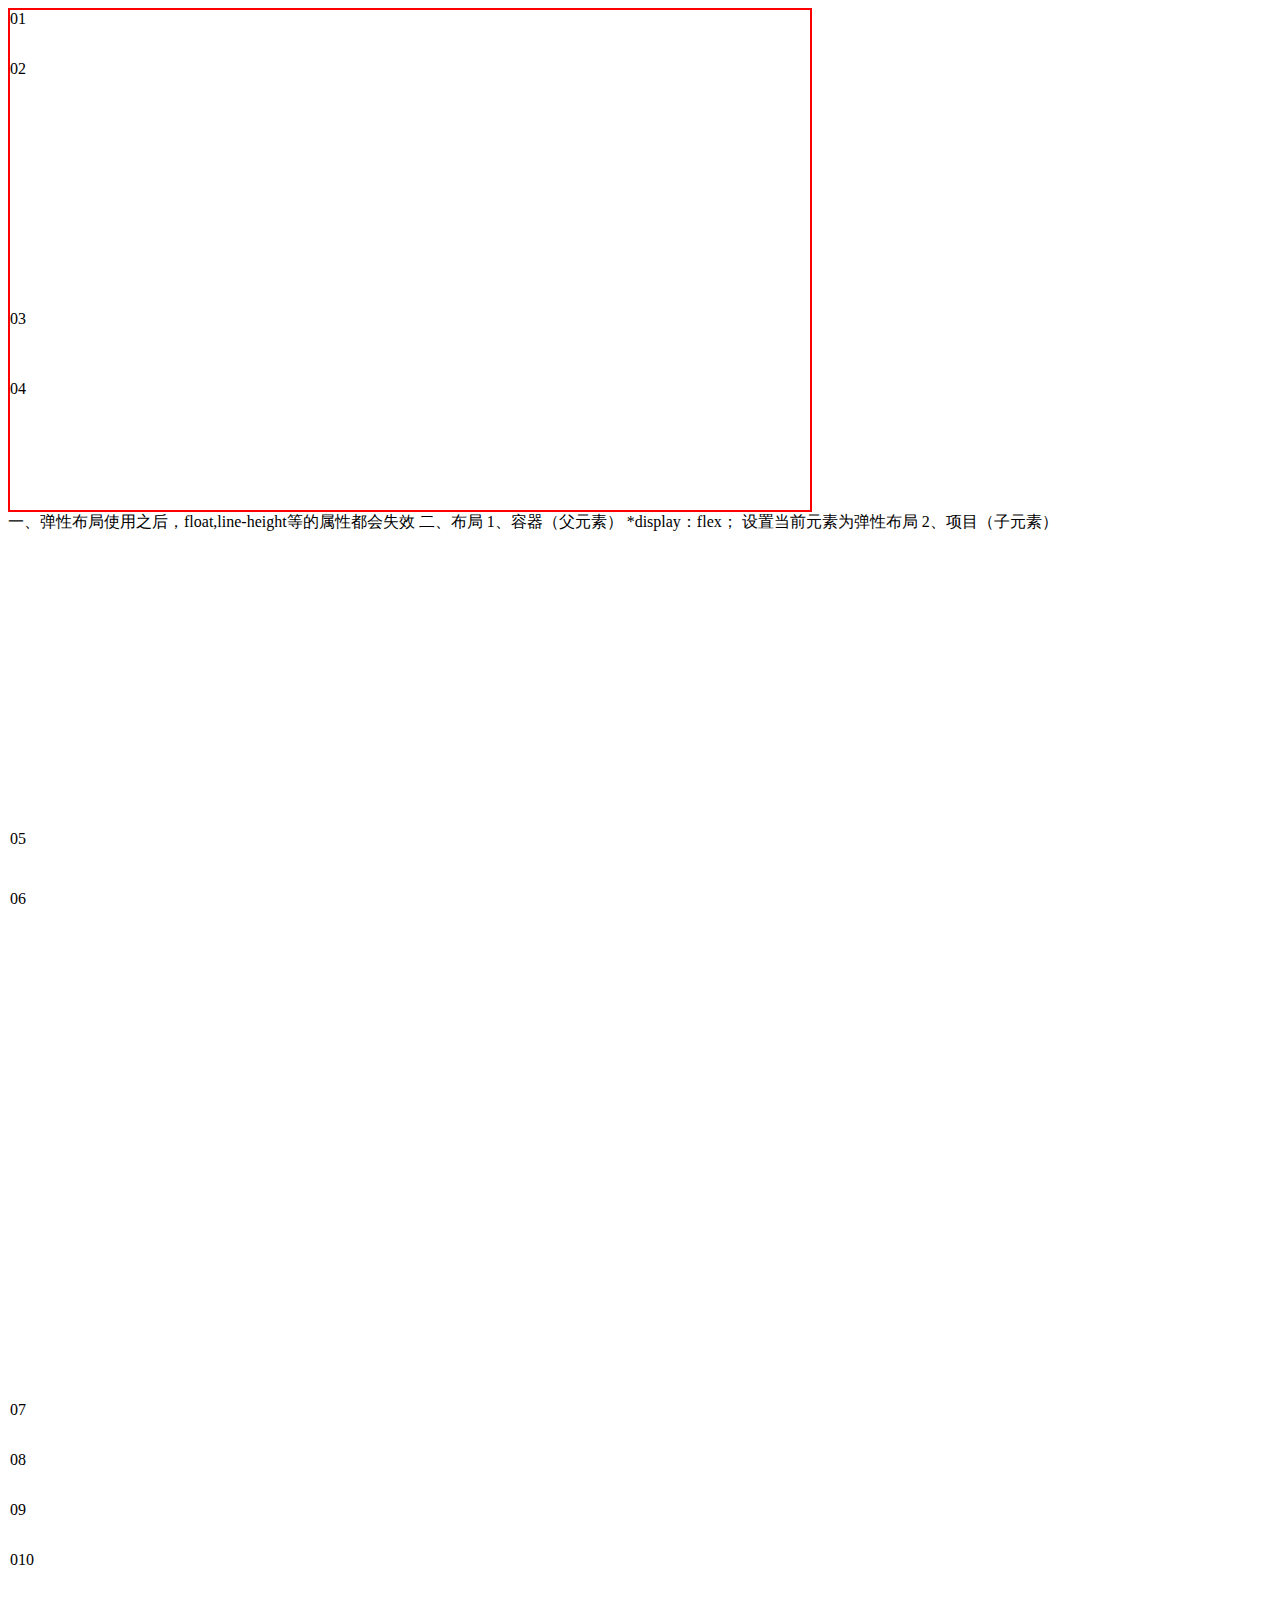
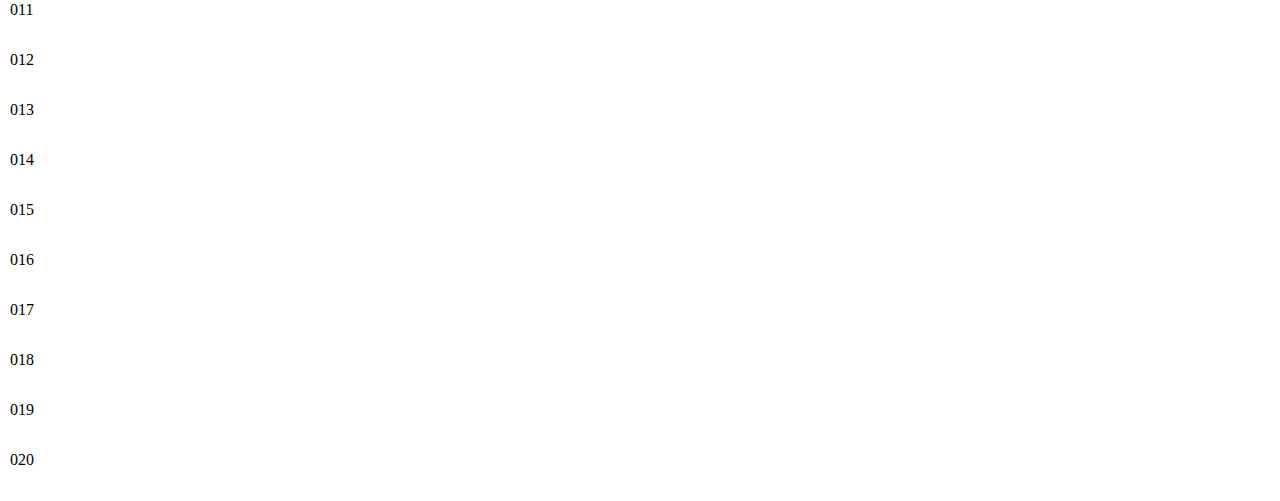
<file: demo.html>
<!DOCTYPE html>
<html lang="en">
<head>
	<meta charset="UTF-8">
	<title>弹性布局</title>
	<style>
	.box{
		width: 800px;
		height: 500px;
		border: 2px solid red;
		margin: 0 auto；
		display：flex;
	}
	.box div:nth-child(1){
		width: 1005px;
		height: 50px;
		background-color: green；
	}
	.box div:nth-child(2){
		width: 100px;
		height: 250px;
		background-color: #fff；
	}
	.box div:nth-child(3){
		width: 100px;
		height: 70px;
		background-color: #ff6700；
	}
	.box div:nth-child(4){
		width: 1500px;
		height: 450px;
		background-color: yellow；
	}
	.box div:nth-child(5){
		width: 110px;
		height: 60px;
		background-color: red；
	}
	.box div:nth-child(6){
		width: 100px;
		height: 511.0px;
		background-color: blue；
	}
	.box div:nth-child(7){
		width: 100px;
		height: 50px;
		background-color: #222；
	}
	.box div:nth-child(8){
		width: 100px;
		height: 50px;
		background-color: #333；
	}
	.box div:nth-child(9){
		width: 100px;
		height: 50px;
		background-color: #4443；
	}
	.box div:nth-child(10){
		width: 100px;
		height: 50px;
		background-color: #5553；
	}
	.box div:nth-child(11){
		width: 100px;
		height: 50px;
		background-color: #8883；
	}
	.box div:nth-child(12){
		width: 100px;
		height: 50px;
		background-color: #666；
	}
	.box{
		width: 800px;
		height: 500px;
		border: 2px solid red;
		margin: 0 auto；
	}
	.box div:nth-child(13){
		width: 100px;
		height: 50px;
		background-color: #123564；
	}
	.box div:nth-child(14){
		width: 100px;
		height: 50px;
		background-color: #123888；
	}
	.box div:nth-child(15){
		width: 100px;
		height: 50px;
		background-color: #178777；
	}
	.box div:nth-child(16){
		width: 100px;
		height: 50px;
		background-color: #145143；
	}
	.box div:nth-child(17){
		width: 100px;
		height: 50px;
		background-color: #744443；
	}
	.box div:nth-child(18){
		width: 100px;
		height: 50px;
		background-color: #178522；
	}
	.box div:nth-child(19){
		width: 100px;
		height: 50px;
		background-color: #222；
	}
	.box div:nth-child(20){
		width: 100px;
		height: 50px;
		background-color: #333；
	}
	</style>
</head>
<body>
	<div class="box">
		<div>01</div>
		<div>02</div>
		<div>03</div>
		<div>04</div>
		<div>05</div>
		<div>06</div>
		<div>07</div>
		<div>08</div>
		<div>09</div>
		<div>010</div>
		<div>011</div>
		<div>012</div>
		<div>013</div>
		<div>014</div>
		<div>015</div>
		<div>016</div>
		<div>017</div>
		<div>018</div>
		<div>019</div>
		<div>020</div>
	</div>
</body>
</html>
<!-- 弹性布局 -->
一、弹性布局使用之后，float,line-height等的属性都会失效

二、布局
1、容器（父元素）
	*display：flex； 设置当前元素为弹性布局

2、项目（子元素）
</file>
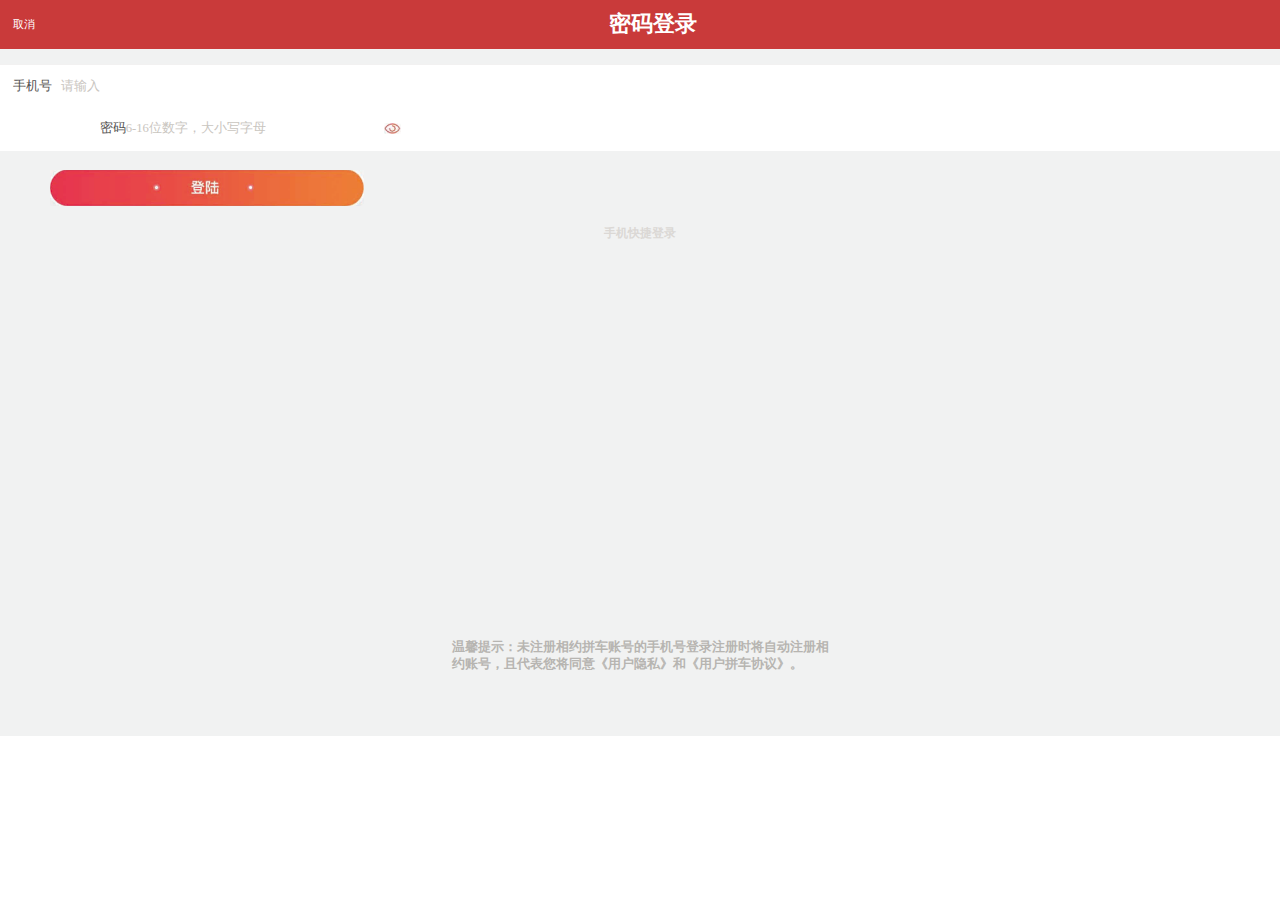
<file: denglu.html>
<!DOCTYPE html>
<html lang="en">
<head>
	<meta charset="UTF-8">
	<meta name="viewport" content="width=device-width, initial-scale=1.0,maximum-scale=1.0,minimum-scale=1.0, user-scalable=0">       
	<title>登录页</title>
	<link rel="stylesheet" href="css/media.css">
	<link rel="stylesheet" href="css/public.css">
	<link rel="stylesheet" href="css/denglu.css">
</head>
<body>
	<div class="box">
		<!-- 头部开始 -->
		<header>
			<h1 class="head-title">密码登录</h1>
			<h2 class="quxiao">取消</h2>	 
		</header>
		<!-- 头部结束 -->

		<!-- 内容开始 -->
		<div class="liebiao">
			<div class="liebiao1">
				<h1 class="liebiao1-1">手机号</h1>
				<div class="liebiao1-2">
				<h1>请输入</h1>
				</div>
				<h1 class="liebiao1-1">密码</h1>
				<div class="liebiao1-2">
					<h1>6-16位数字，大小写字母</h1>
					<img src="img/眼睛.png" alt="">
				</div>
			</div>
		</div>
		<div class="anniu">
			<img src="img/登录按钮_06.png" alt="">
		</div>
		<div class="kuaisudenglu">
			<h1>手机快捷登录</h1>
		</div>
		<div class="wenxintishi">
			<h1>温馨提示：未注册相约拼车账号的手机号登录注册时将自动注册相
			<br>
			约账号，且代表您将同意《用户隐私》和《用户拼车协议》。</h1>
		</div>
	</div>
</body>
</html>
</file>
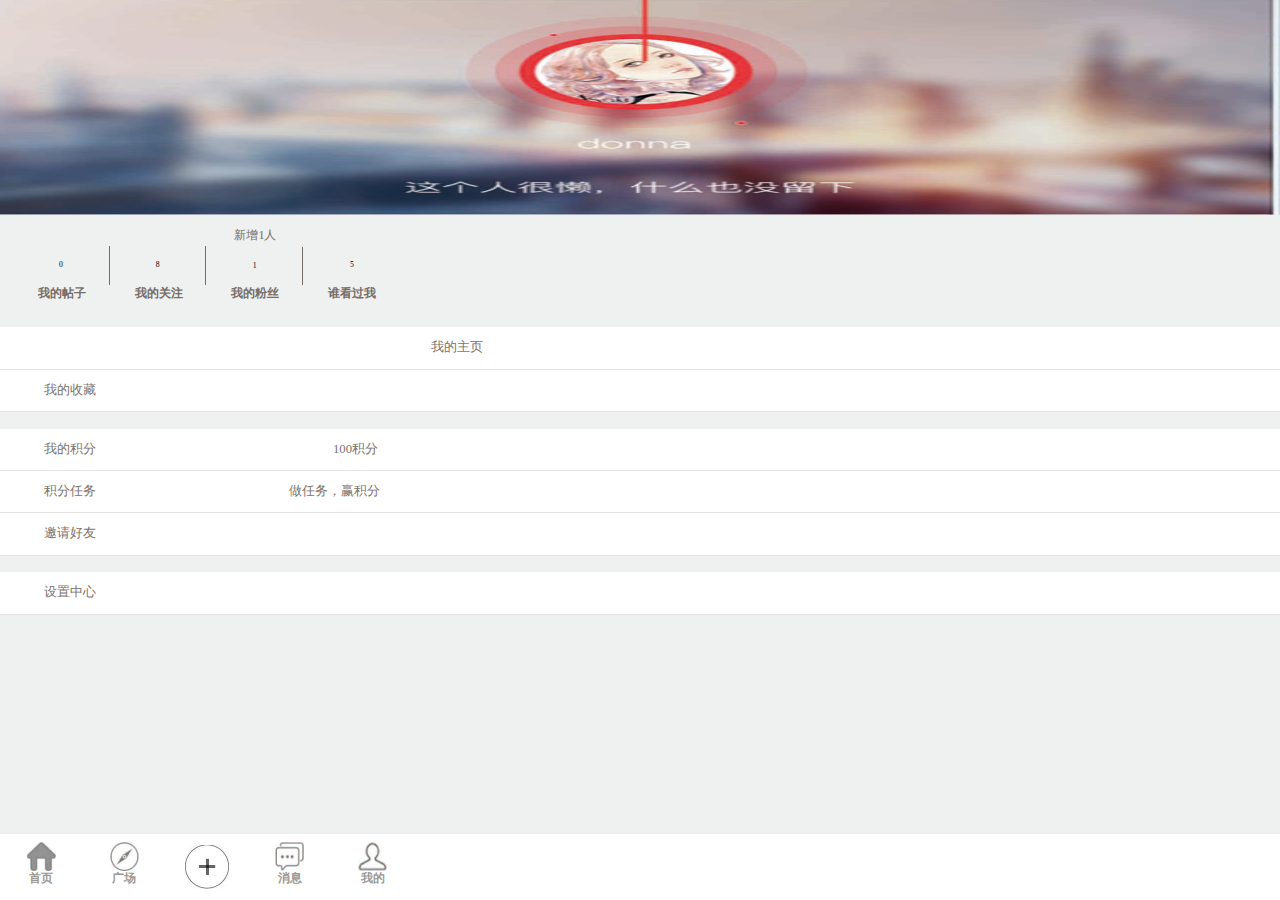
<file: gerenzhongxin.html>
<!DOCTYPE html>
<html lang="en">
<head>
	<meta charset="UTF-8">
	<meta name="viewport" content="width=device-width, initial-scale=1.0,maximum-scale=1.0,minimum-scale=1.0, user-scalable=0">
	<title>个人中心</title>
	<link rel="stylesheet" href="css/media.css">
	<link rel="stylesheet" href="css/public.css">
	<link rel="stylesheet" href="css/gerenzhongxin.css">
</head>
<body>
	<!-- 顶部开始 -->
	<div class="touxang">
		<img src="img/头像.png"alt="" class="touxiang-photo">
	</div>
	<!-- 顶部结束 -->
	<!-- 按钮开始 -->
	<div class="anniu">
		<div class="anniu-item">
			<div class="anniu-item1">
				<h1 class="shuzi0">0</h1>
			</div>
			<h1 class="wodetiezi">我的帖子</h1>
		</div>

		<div class="anniu-item">
			<div class="anniu-item1">
				<h1 class="shuzi0">8</h1>
			</div>
			<h1 class="wodetiezi">我的关注</h1>
		</div>
	
		<div class="anniu-item2">
			<h1 class="xinzeng">新增1人</h1>
			<div class="anniu-item1">
				<h1 class="shuzi0">1</h1>
			</div>
			<h1 class="wodetiezi">我的粉丝</h1>
		</div>
	
		<div class="anniu-item">
			<div class="anniu-item1">
				<h1 class="shuzi0-1">5</h1>
			</div>
			<h1 class="wodetiezi">谁看过我</h1>
		</div>
	</div>
	<!-- 按钮结束 -->

	<!-- 列表上开始 -->
	<div class="liebiao">
		<h1 class="liebiao-wenzileft">我的主页</h1>
		<img src="img/右箭头.png" alt="" class="liebiao-youjiantou">
	</div>
	<div class="liebiao1">
		<h1 class="liebiao-wenzileft">我的收藏</h1>
		<img src="img/右箭头.png" alt="" class="liebiao-youjiantou">
	</div>
	<div class="liebiao">
		<h1 class="liebiao-wenzileft">我的积分</h1>
		<h1 class="liebiao-wenziright">100积分</h1>
		<img src="img/右箭头.png" alt="" class="liebiao-youjiantou">
	</div>
	<div class="liebiao">
		<h1 class="liebiao-wenzileft">积分任务</h1>
		<h1 class="liebiao-wenziright2">做任务，赢积分</h1>
		<img src="img/右箭头.png" alt="" class="liebiao-youjiantou">
	</div>
	<div class="liebiao1">
		<h1 class="liebiao-wenzileft">邀请好友</h1>
		<img src="img/右箭头.png" alt="" class="liebiao-youjiantou">
	</div>
	<div class="liebiao">
		<h1 class="liebiao-wenzileft">设置中心</h1>
		<img src="img/右箭头.png" alt="" class="liebiao-youjiantou">
	</div>
	<!-- 列表结束 -->
	<!-- tab开始 -->
	<div class="tab">
		<div class="tab-item">
			<img src="img/流程-2_37.png" alt="" class="tab-photo">
			<h1 class="tab-wenzi">首页</h1>
		</div>

		<div class="tab-item">
			<img src="img/流程-2_40.png" alt="" class="tab-photo">
			<h1 class="tab-wenzi">广场</h1>
		</div>

		<div class="tab-item">
			<img src="img/QQ图片20180109185058.png" alt="" class="tab-photo2">
		</div>

		<div class="tab-item">
			<img src="img/流程-2_43.png" alt="" class="tab-photo">
			<h1 class="tab-wenzi">消息</h1>
		</div>

		<div class="tab-item">
			<img src="img/流程-2_46.png" alt="" class="tab-photo">
			<h1 class="tab-wenzi">我的</h1>
		</div>
	</div>
	<!-- tab结束 -->
	
		
	
</body>
</html>
</file>
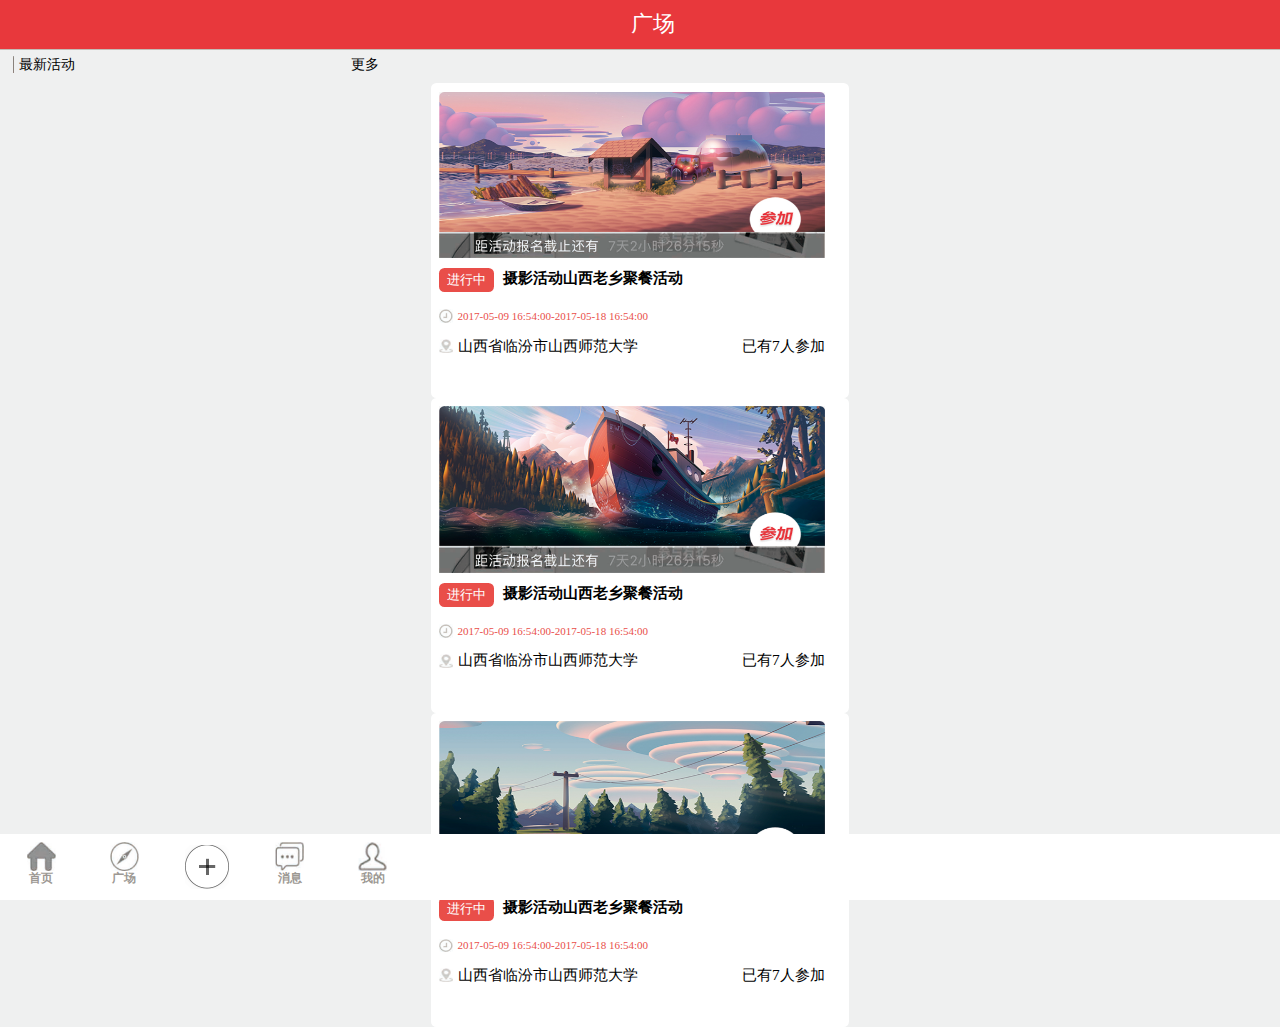
<file: guangchang.html>
<!DOCTYPE html>
<html lang="en">
<head>
	<meta charset="UTF-8">
	<meta name="viewport" content="width=device-width, initial-scale=1.0,maximum-scale=1.0,minimum-scale=1.0, user-scalable=0">
	<title>广场</title>
	<link rel="stylesheet" href="css/media.css">
	<link rel="stylesheet" href="css/public.css">
	<link rel="stylesheet" href="css/guangchang.css">
</head>
<body>
	
	<!-- 标题栏开始 -->
	<div class="header">
		<h1 class="guangchang">广场</h1>
	</div>
	<!-- 标题栏结束 -->
	<!-- 最新活动开始 -->
	<div class="zuixinhuodong">
		<img src="img/最新活动竖线.png" alt="" class="huodong-shuxian">
		<h1 class="zuixnhuodong-zuo">最新活动</h1>
		<h1 class="gengduo">更多</h1>
		<img src="img/右箭头.png" alt="" class="youjiantou">
	</div>
	<!-- 最新活动结束 -->
	<!-- 内容开始 -->
	<div class="neirong">
		<div class="neirong-photo1">
			<!-- <img src="img/线上活动.png" alt="" class="xianshanghuodong"> -->
			<img src="img/xiangyue_06.png" alt="" class="meirong-photo">
		</div>
		
		<img src="img/流程-2_10.png" alt="" class="neirong-photo2">
		<div class="jinxingzhong-box">
			<h1 class="jinxingzhong-wenzi">进行中</h1>
		</div>
		<h1 class="wenzi1">摄影活动山西老乡聚餐活动</h1>
		<div class="shijian-box">
			<img src="img/时间.png" alt="" class="shijian">
			<h1 class="shijian-wenzi">2017-05-09 16:54:00-2017-05-18 16:54:00</h1>
		</div>
		<div class="dinwei-box">
			<img src="img/位置.png" alt="" class="dinwei">
			<h1 class="dinwei-wenzi">山西省临汾市山西师范大学</h1>
			<h1 class="dinwei-wenzi2">已有7人参加</h1>
		</div>	
	</div>

	<div class="neirong">
		<div class="neirong-photo1">
			<!-- <img src="img/线上活动.png" alt="" class="xianshanghuodong"> -->
			<img src="img/xiangyue_10.png" alt="" class="meirong-photo">
		</div>
		<img src="img/流程-2_10.png" alt="" class="neirong-photo2">
		<div class="jinxingzhong-box">
			<h1 class="jinxingzhong-wenzi">进行中</h1>
		</div>
		<h1 class="wenzi1">摄影活动山西老乡聚餐活动</h1>
		<div class="shijian-box">
			<img src="img/时间.png" alt="" class="shijian">
			<h1 class="shijian-wenzi">2017-05-09 16:54:00-2017-05-18 16:54:00</h1>
		</div>
		<div class="dinwei-box">
			<img src="img/位置.png" alt="" class="dinwei">
			<h1 class="dinwei-wenzi">山西省临汾市山西师范大学</h1>
			<h1 class="dinwei-wenzi2">已有7人参加</h1>
		</div>	
	</div>

	<div class="neirong">
		<div class="neirong-photo1">
			<!-- <img src="img/线上活动.png" alt="" class="xianshanghuodong"> -->
			<img src="img/xiangyue_18.png" alt="" class="meirong-photo">
		</div>
		<img src="img/流程-2_10.png" alt="" class="neirong-photo2">
		<div class="jinxingzhong-box">
			<h1 class="jinxingzhong-wenzi">进行中</h1>
		</div>
		<h1 class="wenzi1">摄影活动山西老乡聚餐活动</h1>
		<div class="shijian-box">
			<img src="img/时间.png" alt="" class="shijian">
			<h1 class="shijian-wenzi">2017-05-09 16:54:00-2017-05-18 16:54:00</h1>
		</div>
		<div class="dinwei-box">
			<img src="img/位置.png" alt="" class="dinwei">
			<h1 class="dinwei-wenzi">山西省临汾市山西师范大学</h1>
			<h1 class="dinwei-wenzi2">已有7人参加</h1>
		</div>	
	</div>

	<div class="tab">
			<div class="tab-item">
				<img src="img/流程-2_37.png" alt="" class="tab-photo">
				<h1 class="tab-wenzi">首页</h1>
			</div>

			<div class="tab-item">
				<img src="img/流程-2_40.png" alt="" class="tab-photo">
				<h1 class="tab-wenzi">广场</h1>
			</div>

			<div class="tab-item">
				<img src="img/QQ图片20180109185058.png" alt="" class="tab-photo2">
			</div>

			<div class="tab-item">
				<img src="img/流程-2_43.png" alt="" class="tab-photo">
				<h1 class="tab-wenzi">消息</h1>
			</div>

			<div class="tab-item">
				<img src="img/流程-2_46.png" alt="" class="tab-photo">
				<h1 class="tab-wenzi">我的</h1>
			</div>
		</div>


</body>
</html>
</file>
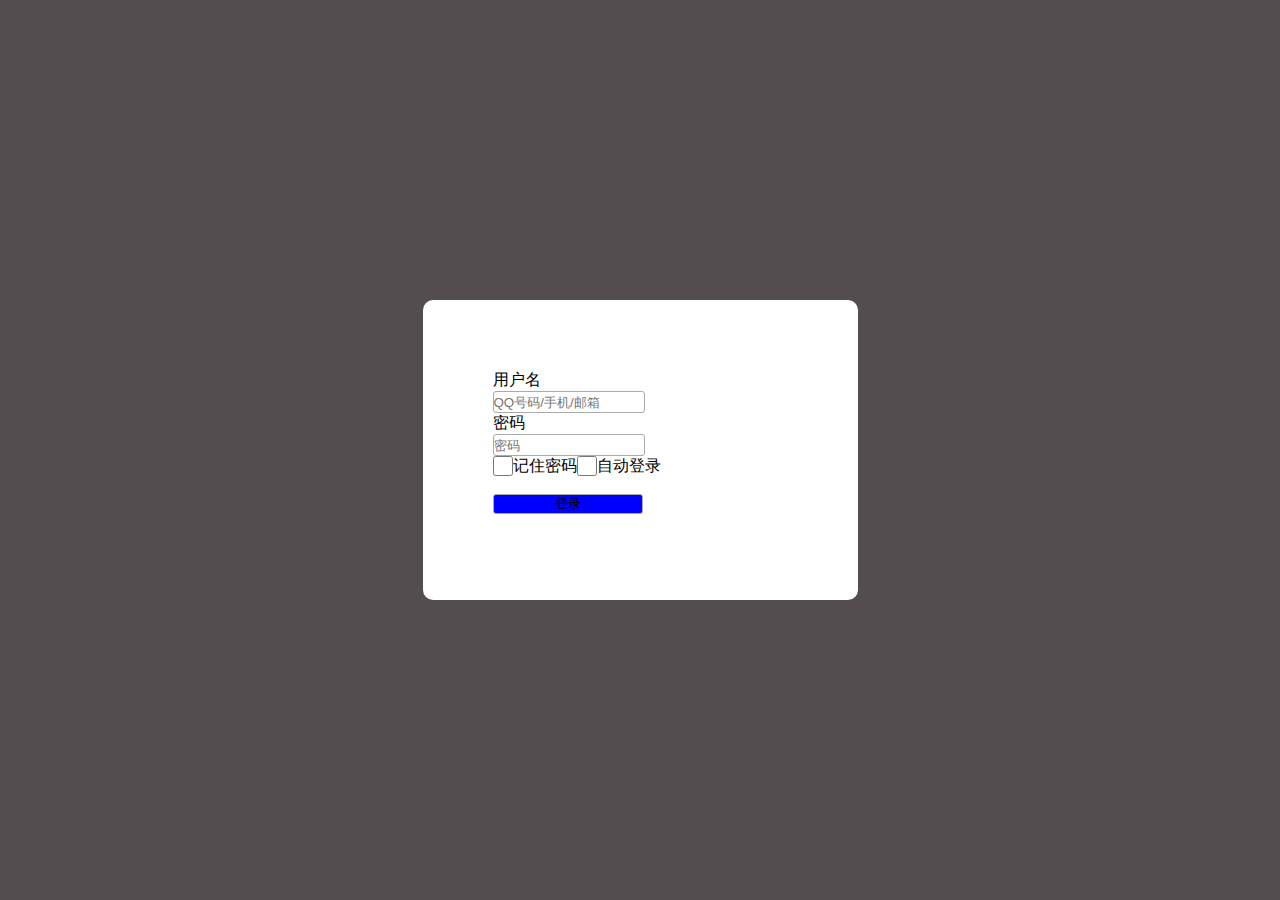
<file: input.html>
<!DOCTYPE html>
<html lang="en">
<head>
	<meta charset="UTF-8">
	<title>input</title>
	<style>
		*{
			margin: 0;
			padding: 0;
		}
		body{
			background-color: rgba(10, 2, 5, 0.7)
		}
		.box{
			width: 365px;
			height: 230px;
			background-color: white;
			position: absolute;
			left: 0;
			right: 0;
			top: 0;
			bottom: 0;
			margin: auto;
			border-radius: 10px;
			padding-top: 70px;
			padding-left: 70px;
		}
		label,input{
			display: block;
		}
		input{
			width: 150px;
			height: 20px;
			border-radius: 3px;
			border: 1px solid #aaa;
		}
		.select{
			float: left;
		}
		.select1{
			width: 20px;
			height: 20px;
		}
		.submit{
			margin-top: 20px;
			background-color: blue;
		}
	</style>
</head>
<body>
	<div class="box">
		<form action="">
			<label for="">用户名</label>
			<input type="text" placeholder="QQ号码/手机/邮箱">

			<form action="">
			<label for="">密码</label>
			<input type="password" placeholder="密码">

			<input type="checkbox" class="select select1">
			<label for="" class="select">记住密码</label>

			<input type="checkbox" class="select select1">
			<label for="" class="select">自动登录</label>

			<br>
			<input type="submit" class="submit" value="登录">
		</form>
		<!-- action:设置数据提交地址 -->
		<!-- method:设置数据提交方式
		       1.get:速度快，不安全；
		       2.post：速度慢，安全； -->
		<!-- input的属性：
		  1.type：设置控件类型
		  	* text:单行文本
		  	*password：密码
		  	*checkbox：多选框
		  	*button：普通按钮
		  	*submit：提交按钮
		  	
		  2.placeholder:设置提示信息
		  3.value:设置默认值 -->
	</div>
</body>
</html>
</file>
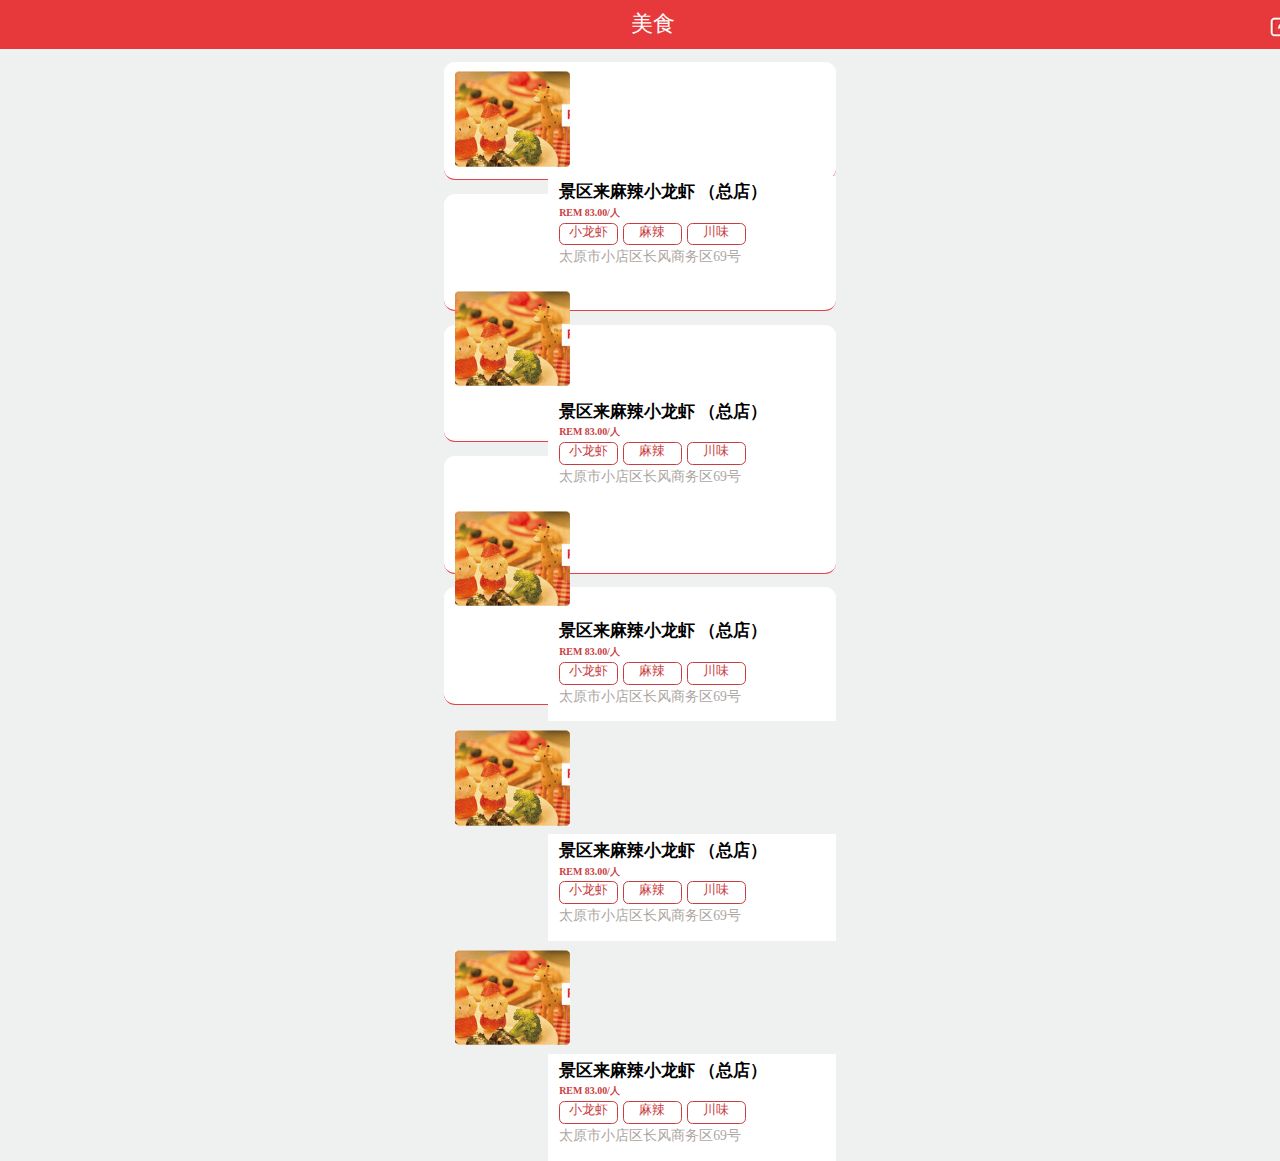
<file: meishi.html>
<!DOCTYPE html>
<html lang="en">
<head>
	<meta charset="UTF-8">
	<meta name="viewport" content="width=device-width, initial-scale=1.0,maximum-scale=1.0,minimum-scale=1.0, user-scalable=0">
	<title>美食</title>
	<link rel="stylesheet" href="css/media.css">
	<link rel="stylesheet" href="css/public.css">
	<link rel="stylesheet" href="css/meishi.css">
</head>
<body>
	<!-- 标题栏开始 -->
	<div class="header">
		<h1 class="meishi">美食</h1>
		<img src="img/分享.png" alt="" class="fenxiang">
	</div>
	<!-- 标题栏结束 -->
	<!-- 内容列表开始 -->
	<div class="neirong">
		<div class="meishi-photo">
			<img src="img/美食图.png" alt="">
		</div>
		<div class="meishi-you">
			<h1 class="diyihang">景区来麻辣小龙虾 （总店）</h1>
			<h1 class="jiage">	REM 83.00/人</h1>
			<div class="disanhang">
				<h1 class="disanhang-wenzi">小龙虾</h1>
			</div>
			<div class="disanhang">
				<h1 class="disanhang-wenzi">麻辣</h1>
			</div>
			<div class="disanhang">
				<h1 class="disanhang-wenzi">川味</h1>
			</div>
			<h1 class="disihang">太原市小店区长风商务区69号</h1>
		</div>
	</div>

	<div class="neirong">
		<div class="meishi-photo">
			<img src="img/美食图.png" alt="">
		</div>
		<div class="meishi-you">
			<h1 class="diyihang">景区来麻辣小龙虾 （总店）</h1>
			<h1 class="jiage">	REM 83.00/人</h1>
			<div class="disanhang">
				<h1 class="disanhang-wenzi">小龙虾</h1>
			</div>
			<div class="disanhang">
				<h1 class="disanhang-wenzi">麻辣</h1>
			</div>
			<div class="disanhang">
				<h1 class="disanhang-wenzi">川味</h1>
			</div>
			<h1 class="disihang">太原市小店区长风商务区69号</h1>
		</div>
	</div>

	<div class="neirong">
		<div class="meishi-photo">
			<img src="img/美食图.png" alt="">
		</div>
		<div class="meishi-you">
			<h1 class="diyihang">景区来麻辣小龙虾 （总店）</h1>
			<h1 class="jiage">	REM 83.00/人</h1>
			<div class="disanhang">
				<h1 class="disanhang-wenzi">小龙虾</h1>
			</div>
			<div class="disanhang">
				<h1 class="disanhang-wenzi">麻辣</h1>
			</div>
			<div class="disanhang">
				<h1 class="disanhang-wenzi">川味</h1>
			</div>
			<h1 class="disihang">太原市小店区长风商务区69号</h1>
		</div>
	</div>

	<div class="neirong">
		<div class="meishi-photo">
			<img src="img/美食图.png" alt="">
		</div>
		<div class="meishi-you">
			<h1 class="diyihang">景区来麻辣小龙虾 （总店）</h1>
			<h1 class="jiage">	REM 83.00/人</h1>
			<div class="disanhang">
				<h1 class="disanhang-wenzi">小龙虾</h1>
			</div>
			<div class="disanhang">
				<h1 class="disanhang-wenzi">麻辣</h1>
			</div>
			<div class="disanhang">
				<h1 class="disanhang-wenzi">川味</h1>
			</div>
			<h1 class="disihang">太原市小店区长风商务区69号</h1>
		</div>
	</div>

	<div class="neirong">
		<div class="meishi-photo">
			<img src="img/美食图.png" alt="">
		</div>
		<div class="meishi-you">
			<h1 class="diyihang">景区来麻辣小龙虾 （总店）</h1>
			<h1 class="jiage">	REM 83.00/人</h1>
			<div class="disanhang">
				<h1 class="disanhang-wenzi">小龙虾</h1>
			</div>
			<div class="disanhang">
				<h1 class="disanhang-wenzi">麻辣</h1>
			</div>
			<div class="disanhang">
				<h1 class="disanhang-wenzi">川味</h1>
			</div>
			<h1 class="disihang">太原市小店区长风商务区69号</h1>
		</div>
	</div>
	<!-- 内容结束 -->
</body>
</html>
</file>
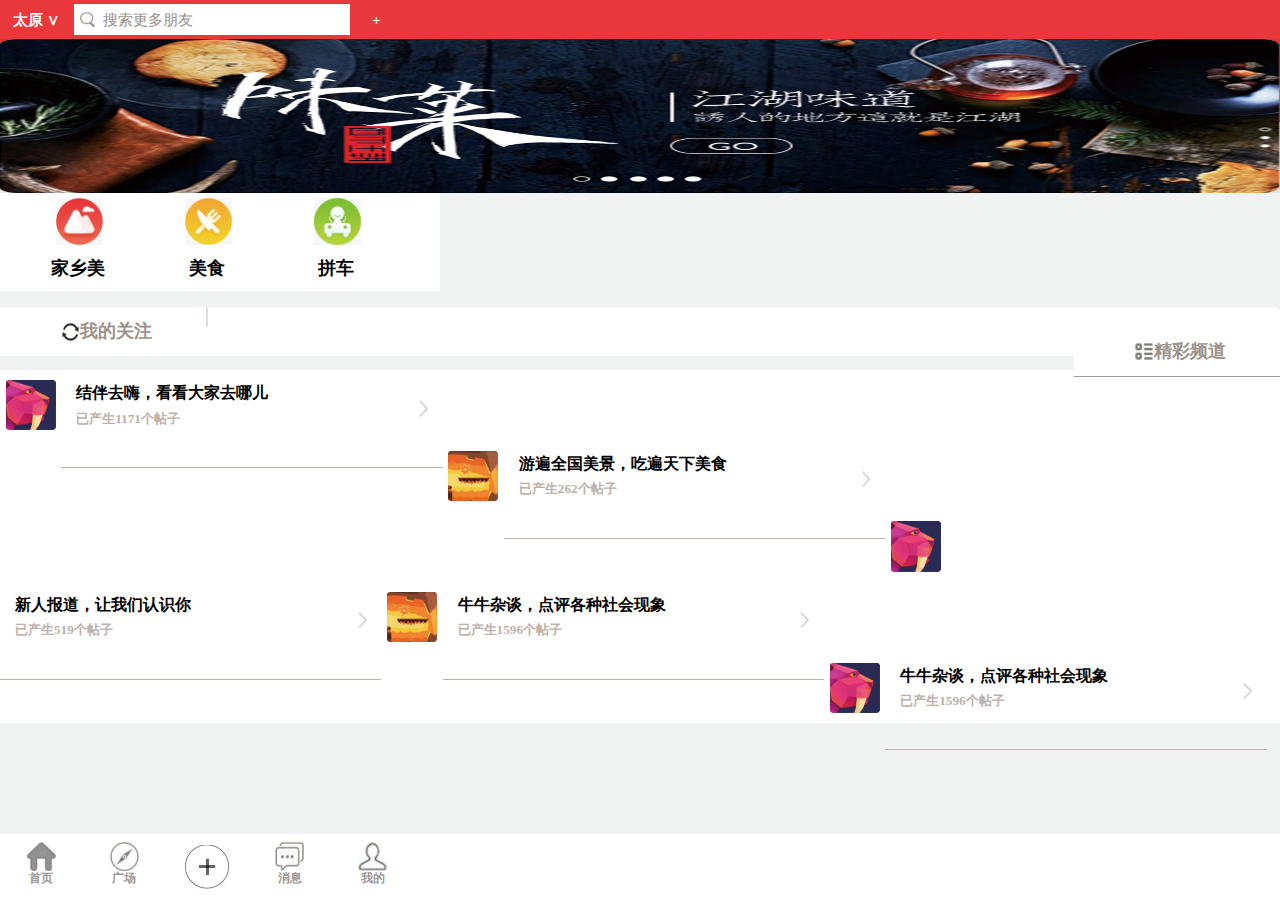
<file: shouye.html>
<!DOCTYPE html>
<html lang="en">
<head>
	<meta charset="UTF-8">
	<meta name="viewport" content="width=device-width, initial-scale=1.0,maximum-scale=1.0,minimum-scale=1.0, user-scalable=0">       
	<title>首页</title>
	<link rel="stylesheet" href="css/media.css">
	<link rel="stylesheet" href="css/public.css">
	<link rel="stylesheet" href="css/shouye.css">
</head>
<body>
	<div class="biaotilan-box">	
		<div class="biaotilan">
			<h1>太原  ∨</h1>
			<div class="sousuolan">	
				<img src="img/流程-2_11.png" alt="">	
				<h1>搜索更多朋友</h1>
			</div>		
			<h1 class="jiahao"> + </h1>
		</div>	
	</div>

		<!-- <div class="banner"> -->
		<img src="img/xiangyue_03.png" alt="" class="banner-photo">	
		<!-- </div> -->

		<div class="anniu">
			<div class="anniu-item">
				<img src="img/xiangyue_04.png" alt="" class="anniu1">
				<h1>家乡美</h1>
			</div>

			<div class="anniu-item">
				<img src="img/xiangyue_05.png" alt="" class="anniu1">
				<h1>美食</h1>
			</div>

			<div class="anniu-item">
				<img src="img/xiangyue_08.png" alt="" class="anniu1">
				<h1>拼车</h1>
			</div>
		</div>

		<div class="xuanxiangka">
			<div class="xuanxiangka-left">
				<img src="img/流程-2_19.png" alt="" class="lfte-photo">
				<h1 class="left-wenzi">我的关注</h1>
			</div>
			<img src="img/竖线.png" alt="" class="shuxian">
			<div class="xuanxiangka-right">
				<img src="img/流程-2_22.png" alt="" class="lfte-photo">
				<h1 class="left-wenzi">精彩频道</h1>
			</div>
		</div>
	
		<div class="neirong">
			<div class="neirong-left">
				<img src="img/xiangyue_12.png" alt="" class="neirong-leftphoto">
			</div>
			<div class="neirong-right">
				<h1 class="neirong1">结伴去嗨，看看大家去哪儿</h1>
				<h1 class="neirong2">已产生1171个帖子</h1>
				<img src="img/右箭头.png" alt="" class="youjiantou">
			</div>	
		</div>

		<div class="neirong">
			<div class="neirong-left">
				<img src="img/xiangyue_15.png" alt="" class="neirong-leftphoto">
			</div>
			<div class="neirong-right">
				<h1 class="neirong1">游遍全国美景，吃遍天下美食</h1>
				<h1 class="neirong2">已产生262个帖子</h1>
				<img src="img/右箭头.png" alt="" class="youjiantou">
			</div>	
		</div>


		<div class="neirong">
			<div class="neirong-left">
				<img src="img/xiangyue_12.png" alt="" class="neirong-leftphoto">
			</div>
			<div class="neirong-right">
				<h1 class="neirong1">新人报道，让我们认识你</h1>
				<h1 class="neirong2">已产生519个帖子</h1>
				<img src="img/右箭头.png" alt="" class="youjiantou">
			</div>	
		</div>


		<div class="neirong">
			<div class="neirong-left">
				<img src="img/xiangyue_15.png" alt="" class="neirong-leftphoto">
			</div>
			<div class="neirong-right">
				<h1 class="neirong1">牛牛杂谈，点评各种社会现象</h1>
				<h1 class="neirong2">已产生1596个帖子</h1>
				<img src="img/右箭头.png" alt="" class="youjiantou">
			</div>
			
		</div>

		<div class="neirong">
			<div class="neirong-left">
				<img src="img/xiangyue_12.png" alt="" class="neirong-leftphoto">
			</div>
			<div class="neirong-right">
				<h1 class="neirong1">牛牛杂谈，点评各种社会现象</h1>
				<h1 class="neirong2">已产生1596个帖子</h1>
				<img src="img/右箭头.png" alt="" class="youjiantou">
			</div>
		</div>
			
		<div class="tab">
			<div class="tab-item">
				<img src="img/流程-2_37.png" alt="" class="tab-photo">
				<h1 class="tab-wenzi">首页</h1>
			</div>

			<div class="tab-item">
				<img src="img/流程-2_40.png" alt="" class="tab-photo">
				<h1 class="tab-wenzi">广场</h1>
			</div>

			<div class="tab-item">
				<img src="img/QQ图片20180109185058.png" alt="" class="tab-photo2">
			</div>

			<div class="tab-item">
				<img src="img/流程-2_43.png" alt="" class="tab-photo">
				<h1 class="tab-wenzi">消息</h1>
			</div>

			<div class="tab-item">
				<img src="img/流程-2_46.png" alt="" class="tab-photo">
				<h1 class="tab-wenzi">我的</h1>
			</div>
		</div>
	
	
	

</body>
</html>
</file>
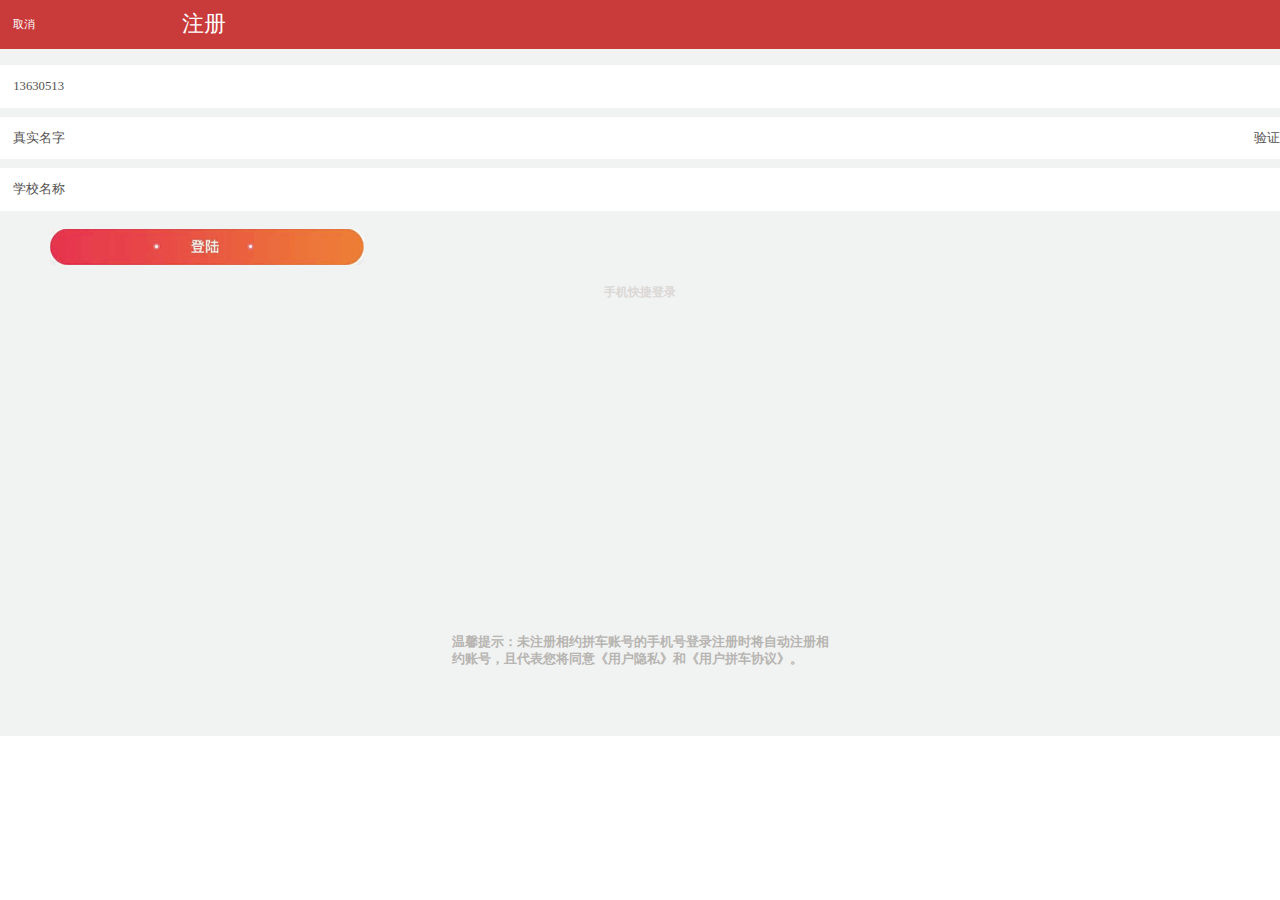
<file: zhuce.html>
<!DOCTYPE html>
<html lang="en">
<head>
	<meta charset="UTF-8">
	<meta name="viewport" content="width=device-width, initial-scale=1.0,maximum-scale=1.0,minimum-scale=1.0, user-scalable=0">       
	<title>注册页</title>
	<link rel="stylesheet" href="css/media.css">
	<link rel="stylesheet" href="css/public.css">
	<link rel="stylesheet" href="css/zhuce.css">
</head>
<body>
	<div class="box">
		<!-- 头部开始 -->
		<header>
			<h1 class="head-title">注册</h1>
			<h2 class="quxiao">取消</h2>	
		</header>
		<!-- 头部结束 -->

		<!-- 内容开始 -->
		<div class="liebiao">
			<div class="liebiao1">
				<h1 class="liebiao1-1">13630513</h1>
			</div>
		</div>
		<div class="liebiao2">
			<div class="liebiao1">
				<h1 class="liebiao1-1">真实名字</h1>
				<h1 class="liebiao1-2">验证码</h1>
			</div>
		</div>
		<div class="liebiao3">
			<div class="liebiao1">
				<h1 class="liebiao1-1">学校名称</h1>
			</div>
		</div>
		<div class="anniu">
			<img src="img/登录按钮_06.png" alt="">
		</div>
		<div class="kuaisudenglu">
			<h1>手机快捷登录</h1>
		</div>
		<div class="wenxintishi">
			<h1>温馨提示：未注册相约拼车账号的手机号登录注册时将自动注册相
			<br>
			约账号，且代表您将同意《用户隐私》和《用户拼车协议》。</h1>
		</div>
	</div>
</body>
</html>
</file>
<file: css/index.css>
@font-face {
  font-family: 'iconfont';  /* project id 532535 */
  src: url('http://at.alicdn.com/t/font_532535_sivswk0id6uhaor.eot');
  src: url('http://at.alicdn.com/t/font_532535_sivswk0id6uhaor.eot?#iefix') format('embedded-opentype'),
  url('http://at.alicdn.com/t/font_532535_sivswk0id6uhaor.woff') format('woff'),
  url('http://at.alicdn.com/t/font_532535_sivswk0id6uhaor.ttf') format('truetype'),
  url('http://at.alicdn.com/t/font_532535_sivswk0id6uhaor.svg#iconfont') format('svg');
}
@font-face {
  font-family: 'iconfont1';  /* project id 532535 */
  src: url('http://at.alicdn.com/t/font_532535_sivswk0id6uhaor.eot');
  src: url('http://at.alicdn.com/t/font_532535_sivswk0id6uhaor.eot?#iefix') format('embedded-opentype'),
  url('http://at.alicdn.com/t/font_532535_sivswk0id6uhaor.woff') format('woff'),
  url('http://at.alicdn.com/t/font_532535_sivswk0id6uhaor.ttf') format('truetype'),
  url('http://at.alicdn.com/t/font_532535_sivswk0id6uhaor.svg#iconfont') format('svg');
}
::-webkit-input-placeholder { /* WebKit browsers */  
    color:    #ccc;  
}  
:-moz-placeholder { /* Mozilla Firefox 4 to 18 */  
   color:     #ccc; 
   opacity:  1;  
}  
::-moz-placeholder { /* Mozilla Firefox 19+ */  
   color:    #ccc; 
   opacity:  1;  
}  
:-ms-input-placeholder { /* Internet Explorer 10+ */  
   color:     #ccc; 
} 
.head-buy span:nth-child(1){
	font-family: 'iconfont';
	line-height: 40px;
	float: left;
	color: #b0b0b0;
}
.iconfont1{
	font-family: iconfont1;
}
/* 顶部 */
.head{
	width: 100%;
	height: 40px;
	background-color: #333;
}
.head-neikuan{
	width: 1226px;
	height: 40px;
	background-color: #333;
	margin: 0 auto;
}
.head-zuo{
	height: 40px;
	background-color: #333;
	float: left;
}
.head-wenzi{
	color: #b0b0b0;
	font-size: 12px;
	line-height: 40px;
	float: left;
}
.head-wenzi:hover{
	color: #fff;	
}
.head-shuxian{
	color: #424242;
	font-size: 12px;
	line-height: 40px;
	float: left;
	margin: 0 6px;

}
.head-you{
	float: right;
	height: 40px;
	background-color: #333;
}
.head-gwc{
	float: right;
	color: #7693b0;
	line-height: 40px;
}
.head-gwc:hover{
	color: #ff6700;
}
.gwc{
	width: 120px;
	height: 40px;
	background-color: #424242;
	float: left;
	margin-left: 15px;
	padding-left: 17px;
}
.gwc span:nth-child(1){
	font-family: 'iconfont';
	line-height: 40px;
	float: left;
	color: #b0b0b0;
}
.gwc:hover{
	background-color: #fff;
}
/* 导航 */
.nav{
	width: 1226px;
	height: 100px;
	/* background-color: hsl(120, 60%, 80%); */
	margin: 0 auto;
}
.nav-logo{
	width: 55px;
	height: 55px;
	margin-top: 22.5px;
	float: left;
}
.nav-wenzi{
	height: 100px;
	/* background-color: yellowgreen; */
	margin-left: 189px;
	float: left;
}
.nav-wenzi a{
	float: left;
	line-height: 100px;
	padding: 0 10px;
	font-size: 16px;
	color: #333;
}
.nav-wenzi1:hover{
	color: #ff6700;
}
.nav-right{
	width: 296px;
	height: 50px;
	/* background-color: orangered; */
	float: right;
	margin-top: 25px;
	position: relative;
}
.nav-right input{
	position: absolute;
	top: 0;
	right: 51px;
	z-index: 1;
	width: 218px;
	height: 48px;
	padding-right: 30px;
	padding-left: 5px;
	border: 1px solid #e0e0e0;
	font-size: 12px;
	line-height: 48px;
	outline: 0;
	-webkit-transition: all .2s;
	transition: all .2s;
	cursor: pointer;
}
.nav-right input:hover{
	color: #ff6700;
}
.nav-right input:nth-child(2){
	position: absolute;
	right: 0;
	top: 0;
	z-index: 2;
	width: 52px;
	height: 50px;
	border: 1px solid #e0e0e0;
	font-size: 24px;
	line-height: 24px;
	text-align: center;
	background: #fff;
	color: #616161;
	outline: 0;
	-webkit-transition: all .2s;
	transition: all .2s;
	padding-left: 10px;
}
.nav-right input:nth-child(2):hover{
	background: #ff6700;
	color: #fff;
}

/* 明星单品 */
.star{
	width: 1226px;
	height: 438px;
/* 	background-color: yellow; */
	margin: 0 auto;
}
.star-top{
	width: 100%;
	height: 58px;
/* 	background-color: red; */
}
.star-top h2{
	line-height: 58px;
	font-size: 22px;
	color: #333;
	font-weight: 200;
	float: left;
}
.star-btn{
	width: 70px;
	height: 25px;
	float: right;
/* 	background-color: #2ef; */
	margin-top: 24px;
	border: 1px solid #e0e0e0;
}
.star-btn span{
	float: left;
	width: 34px;
	height: 100%;
	text-align: center;
	line-height: 23px;
	font-size: 16px;
	color: #b0b0b0
}
.star-btn .star-btn-active{
	width: 33px;
	border-left: 1px solid #e0e0e0;
	color: #b0b0b0;
}
.star-bottom{
	width: 1226px;
	height: 340px;
/* 	background-color: pink; */
}
.star-item{
	width: 234px;
	height: 300px;
	background-color: #fafafa;
	border-top: 1px solid #ffac13;
	float: left;
	padding-top: 39px;
	margin-right: 14px;
}
.star-item1{
	width: 160px;
	height: 166px;
/* 	background-color: red; */
	display: block;
	margin: 0 auto;
}
.star-item2{
	font-size: 14px;
	font-weight: 400;
	color: #212121;
	text-align: center;
	margin-top: 22px;
}
.star-item3{
	font-size: 12px;
	font-weight: normal;
	color: #b0b0b0;
	text-align: center;
	margin-top: 3px;
}
.star-item4{
	font-size: 14px;
	color: #ff6709;
	text-align: center;
	margin-top: 12px;
}
.star-items{
	margin-right: 0px;
}
.star-2{
	border-top: 1px solid #83c44e;
}
.star-3{
	border-top: 1px solid #2196f3;
}
.star-4{
	border-top: 1px solid #e53935;
}
.star-5{
	border-top: 1px solid #00c0a5;
}

.big-box{
	width: 100%;
	height: 5250px;
	background-color: #f5f5f5;
	padding-top: 60px;
}
.jd{
	width: 1226px;
	height: 686px;
/* 	background-color: yellowgreen; */
	margin: 0 auto;
}
.jd-nav{
/* 	background-color: yellow; */
	float: right;
	margin-top: 16px;
}
.jd-nav li{
	float: left;
	border-bottom: 2px solid rgba(0, 0, 0, 0);
	padding-bottom: 2px;
	margin-left: 30px;
	color: #424242;
	font-size: 16px;
}
.jd-nav .jd-nav-active{
	color: #ff6700;
	border-bottom-color: #ff6700;
}
.jd-bottom{
	width: 1226px;
	height: 628px;
}
.jd-zuo{
	width: 234px;
	height: 614px;
	float: left;
}
.jd-you{
	width: 992px;
	height: 614px;
	float: left;
/* 	background-color: green; */
}
.jd-item{
	width: 234px;
	height: 266px;
	background-color: white;
	float: left;
	margin-left: 14px;
	padding-top: 34px;
	margin-bottom: 14px;
}
.jd-item1{
	width: 150px;
	height: 156px;
	display: block;
	margin: 0 auto;
}
.jiadian-left:hover, .jiadian-item:hover, .tuijian-item:hover, .reping-zhanshi:hover {
    transform: translate(0, -10px);
    box-shadow: 0 5px 16px 1px #ccc;
}
.zn-item1{
	margin-left: 0px;
	padding-top: 0px;
	height: 300px;
}
.zn01{
	width: 234px;
	height: 300px;
}
.wntj{
	border-top: 0px;
	background-color: white;
}
.rpcp-bottom{
	width: 1226px;
	height: 415px;
}
.rpcp-tiem{
	width: 296px;
	height: 415px;
	background-color: white;
	float: left;
	/* padding-top: 39px; */
	margin-left: 14px;
/* 	margin-bottom: 14px; */
}
.rpcp-tiem1{
	width: 296px;
	height: 220px;
	margin: 0 0 28px;
}
.rpcp-wenzi{
	height: 72px;
	margin: 0 28px 22px;
	font-size: 14px;
	line-height: 24px;
	font-weight: 400;
}
.rpcp-pj{
	height: 18px;
	margin: 0 28px 8px;
	padding: 0 10px 0 0;
	font-size: 12px;
	color: #b0b0b0;
}
.rpcp-name{
	text-overflow: ellipsis;
	display: inline-block;
	font-size: 14px;
	font-weight: 400;
	color: #333;
}
.sx{
	color: #e0e0e0;
	margin: 5px;
}
.wzbox{
	width: 255px;
	height: 16px;
	margin: 0 30px;
}
.rpcp-jq{
	margin-top: 0px;
}
.rpcp{
	width: 1226px;
	height: 473px;
	margin: 0 auto;
}
.rp{
	margin-left: 0px;
}
.reping-item1211{
	height: 500px;
}
.reping-item121{
	height: 374px;
	padding-top: 45px;
}
.reping-item1213{
	border-top: 1px solid #ffac13;
}
.reping-item1214{
	border-top: 1px solid #83c44e;
}
.reping-item1215{
	border-top: 1px solid #e53935;
}
.reping-item1216{
	border-top: 1px solid #2196f3;
}
.neirong-wenzi{
	font-size: 16px;
	color: #ffac13;
    text-align: center;
    margin-bottom: 18px;
    font-weight: 400;
}
.neirong-wenzi1{
	font-size: 20px;
	color: #333;
    text-align: center;
    font-weight: 400;
    margin-bottom: 5px;
}
.neirong-wenzi2{
	font-size: 12px;
	color: #b0b0b0;
    text-align: center;
    width: 200px;
	height: 40px;
	margin: 0 auto;
	margin-bottom: 10px;
	line-height: 20px;
}
.neirong-wenzi3{
	font-size: 13px;
	color: #333;
    text-align: center;
    width: 200px;
	height: 40px;
	margin: 0 auto;
}
.neirong-tupian{
	width: 216px;
	height: 154px;
	margin: 0 auto;
}
.neirong-wenzis{
	font-size: 16px;
	color: #83c44e;
    text-align: center;
    margin-bottom: 18px;
    font-weight: 400;
}
.neirong-wenziq{
	font-size: 16px;
	color: #e53935;
    text-align: center;
    margin-bottom: 18px;
    font-weight: 400;
}
.neirong-wenziw{
	font-size: 16px;
	color: #2196f3;
    text-align: center;
    margin-bottom: 18px;
    font-weight: 400;
}
.renping-itema{
    margin-left: 14px;
}
.renping-items{
	width: 296px;
	height: 285px;
	background-color: #fff;
	float: left;
}
.shipin-tupian-box{
    margin-bottom: 28px;
    color: #222
}
.shipin-wenzi{
	font-size: 14px;
	font-weight: 400;
	text-align: center;
	color: #333;

}
.shipin-wenzi:hover{
	color: #ff6700;
}
.shipin-box-wenzi{
	margin-bottom: 6px;
}
.shipin-wenziq{
	font-size: 12px;
	font-weight: 400;
	text-align: center;
	color: #b0b0b0;

}
.chakan{
	line-height: 58px;
    font-size: 16px;
    color: #333;
    font-weight: 200;
    float: left;
    float: right;
}
.chakan:hover{
	color: #ff6700;
	transition: all 0.4s;
}
.reping-item12111{
	height: 343px;
}
.zhandainditu-box{
	width: 100%;
	height: 270px;
	background-color: #fff;
}
.zhandianditu-box-shang{
	width: 1226px;
	padding: 27px 0;
	margin: 0 auto;
	border-bottom: 1px solid #e0e0e0;
}
.zhandianditu-box-shang-wenzi{
	width: 19.9%;
    height: 25px;
    text-align: center;
    float: left;
    border-right: 1px solid #e0e0e0;
    
	
} 
.zhandianditu-box-shang-wenzi a{
	color: #616161;
}
.zhandianditu-box-shang-wenzi a:hover{
    color: #ff6700;
}
.zhandianditu-box-shang-wenzix{
	width: 19.9%;
    height: 25px;
    text-align: center;
    float: right;
    
}
.zhandianditu-box-shang-wenzix a{
	color: #616161;
}
.zhandianditu-box-shang-wenzix a:hover{
	color: #ff6700;
}
.zhandianditu-box-shanga{
	width: 1226px;
	height: 25px;

}
.zhong{
	margin: 0 auto;
	width: 1226px;
	height: 152px;
	margin-top: 40px;
	margin-bottom: 40px;
}
.zhong1{
	width: 160px;
	height: 152px;
	background-color: #fff;
	float: left;
}
.z{
	margin-bottom: 26px;
}
.zhinan{
	font-size: 12px;
	color: #757575;
	display: block;
	margin-top: 10px;
}
.zhinan:hover{
	color: #ff6700;
}
.zhong-right{
	width: 250px;
	height: 112px;
    /* background: red; */
    float: right;
    border-left: 1px solid #e0e0e0;
}
.zhong-right p{
	font-size: 22px;
	color: #ff6700;
	text-align: center;
}
.zhong-right p:nth-child(2){
	font-size: 12px;
	text-align: center;
	color: #616161;
	margin-top: 5px;
}
.zhong-right a{
	display: block;
	width: 120px;
	height: 30px;
	border: 1px solid #ff6700;
	margin: 0 auto;
	margin-top: 16px;
	line-height: 30px;
	text-align: center;
	font-size: 12px;
	color: #ff6700;	
}
.zhong-right a:hover{
	background: #ff6700;
	color: #fff;
}
.footer{
	width: 100%;
	height: 98px;
	padding: 30px 0;
	background: #FAFAF9;
}
.footer-box{
	width: 1226px;
	height: 57px;
	margin: 0 auto;
}
.ft-box-logo{
	float: left;
    width: 57px;
    height: 57px;
    margin-right: 10px;
    background: url(../img9/logo-footer.png) no-repeat 50% 50%;

}
.ft-zj{
	width: 575px;
	height: 55px;
	float: left;
}
.ft-zj p{
	width: 573.41px;
	height: 19px;
	line-height: 18px;
}
.ft-zj p a{
	font-size: 12px;
	color: #757575;

}
.ft-zj p span{
	font-size: 12px;
	color: #757575;
	margin: 0 -0.15rem;

}
.ft-zj .ft-zj1{
	width: 580px;
	height: 36px;
	/* line-height: 18px; */
	font-size: 12px;
	color: #b0b0b0;
	margin: 0 
}
.ft-zj .ft-zj1 a:hover{
	color: #ff6700;
}
.ft-zj .ft-zj1 a{
	margin: 0 -0.15rem;
	color: #b0b0b0;
}
.ft-rt{
	width: 437px;
	height: 28px;
	float: right;
	margin-top: 4px;
}
.ft-rt1{
	display: block;
	float: right;
	width: auto;
	height: 28px;
}
.ft-ft{
	clear: both;
    margin: 30px auto 0;
    width: 267px;
    height: 19px;
    background: url(../img9/6.png) no-repeat center 0;
}
.banner{
	width: 1226px;
	height: 460px;
	background-color: #555;
	margin: 0 auto;
	position: relative;
}
.banner-img{
	width: 100%;
	height: 100%;
	background-color: #ff6700
}
.banner-img img{
	width: 100%;
	height: 100%;
}
.banner-nav{
	width: 234px;
	height: 420px;
	background-color: rgba(0, 0, 0, 0.6);
	position: absolute;
	left: 0;
	top: 0;
	padding: 20px 0;
	z-index: 999;
}
.banner-item{
	width: 174px;
	height: 42px;
	padding: 0 30px;
	color: #fff;
	font-size: 14px;
	line-height: 42px;
}
.banner-item span:nth-child(1){
	float: left;
}
.banner-item span:nth-child(2){
	float: right;
}
.banner-item:hover{
	background-color: #ff6700;
}
.list{
	width: 1226px;
	height: 170px;
	margin: 0 auto;
	margin-top: 14px;
}
.list-item1{
	width: 228px;
	height: 164px;
	background-color: #5f5750;
	padding: 3px;
	float: left;
}
.list-content{
	width: 70px;
	height: 64px;
	padding-top: 18px;
	float: left;
}
.list-content span:nth-child(1){
	font-family: 'iconfont';
	font-size: 22px;
	color: #cfcdcb;
}
.list-content span:nth-child(2){
	font-size: 13px;
	color: #cfcdcb;
}
.list-content span{
	display: block;
	text-align: center;

}
.list-content：hover span{
	color: #fff;
	cursor: background;
}
.list-sx{
	width: 1px;
	height: 70px;
	background-color: #665e57;
	float: left;
	/* margin-top:6px; */
	margin: 6px 4px;
}
.tist-hx{
	width: 64px;
	height: 1px;
	background-color: #665e57;
	float: left;
	margin-left: 5px;		
}
.tist-hx1{
	width: 64px;
	height: 1px;
	background-color: #665e57;
	float: left;
	margin-left: 10px;	
}
.tist-hx2{
	width: 64px;
	height: 1px;
	background-color: #665e57;
	float: left;
	margin-left: 15px;	
}
.list-item2{
	width: 316px;
	height: 170px;
/* 	background-color: red; */
	float: right;
	margin-left: 15px;
}
.list-item2:last-child{
	margin-left: 0;
}
.list-item2 img{
	width: 316px;
	height: 170px;
}
.jd-zuo,.jd-item,.wntj,.rpcp-tiem{
	transition: all .5s linear;
}
.jd-zuo:hover,.jd-item:hover,.wntj:hover,.rpcp-tiem:hover{
	transform: translate(0, -10px);
	box-shadow: 0 5px 16px 1px #ccc;
}
.jd-nav li:hover{
	color: #ff6700;
	border-bottom-color: #ff6700;
	cursor: pointer;
}
.star-btn-active:hover{
	color: #ff6700;
}

.banner .swiper-button-prev{
	width: 41px!important;
	height: 69px!important;
	background: url('../img/icon-slides.png') no-repeat -86px 50%!important;
	left: 234px!important;
}
.banner .swiper-button-next{
	width: 41px!important;
	height: 69px!important;
	background: url('../img/icon-slides.png') no-repeat -134px 50%!important;
}
.banner .swiper-button-prev:hover{
	background-position: 2px 50%!important;
}
.banner .swiper-button-next:hover{
	background-position: -46px 50%!important;
}
.banner .swiper-pagination{
	left: auto!important;
	right: 30px!important;
	bottom: 20px!important;
	width: auto!important;
}
.banner .swiper-pagination-bullet{
	border: 2px solid rgba(0, 0, 0, 4)!important;
	background: rgba(255, 255, 255, 0.3)!important;
}
.banner .swiper-pagination-bullet-active{
	border: 2px solid rgba(255, 255, 255, 0.3)!important;
	background: rgba(0, 0, 0, 4)!important;
}
.rpcp-tiem .swiper-slide{
	background: #fff!important;
}
.rpcp-tiem .swiper-button-prev{
	width: 41px!important;
	height: 69px!important;
	background: url('../img/icon-slides.png') no-repeat -86px 50%!important;
}
.rpcp-tiem .swiper-button-next{
	width: 41px!important;
	height: 69px!important;
	background: url('../img/icon-slides.png') no-repeat -134px 50%!important;
}
.rpcp-tiem .swiper-button-prev:hover{
	background-position: 2px 50%!important;
}
.rpcp-tiem .swiper-button-next:hover{
	background-position: -46px 50%!important;
}
.rpcp-tiem .swiper-pagination{
	right: 0px!important;
	bottom: 20px!important;
	width: auto!important;
	margin: auto;
}
.rpcp-tiem .swiper-pagination-bullet{
	background: rgba(0, 0, 0, 0.6)!important;
}
.rpcp-tiem .swiper-pagination-bullet-active{
	border: 2px solid orangered!important;
	background: rgba(255,255,255,1)!important;
}
.list-content:hover span{
	color: #fff;
	cursor: background;
}
.neirong-wenzi4{
	font-size: 13px;
	color: #ff6700;
    text-align: center;
    width: 200px;
	height: 40px;
	margin: 0 auto;
}
.swiper-container{
	margin-left: 14!important;
}
</file>
<file: css/public.css>
*{
	margin : 0; /* body->8px */
	text-decoration: none; /* 清除下划线 */
	padding : 0;/* ul */
	list-style: none;
}
img{
	border: 0;
	display: block;
}
</file>
<file: css/media.css>
html {
  font-size: 100px;
}

@media screen and (min-width: 320px) {
  html {
    font-size: 42.66667px;
  }
}

@media screen and (min-width: 360px) {
  html {
    font-size: 48px;
  }
}

@media screen and (min-width: 375px) {
  html {
    font-size: 50px;
  }
}

@media screen and (min-width: 412px) {
  html {
    font-size: 54.93333px;
  }
}

@media screen and (min-width: 414px) {
  html {
    font-size: 55.2px;
  }
}

body {
  font-size: 16px;
}
</file>
<file: css/denglu.css>
.box{
	width: 100%;
	height: 13.34rem;
	background-color: #f1f2f2;
}
header{
	width: 100%;
	height: .88rem;
	background-color: #c93a3a;
	padding: 0 .24rem;
	
}
.head-title{
	width: 1.6rem;
	height: 0.3rem;
	font-size: 0.4rem;
	color: #fff;
	line-height: .88rem;
	margin: 0 auto;

}
.quxiao{
	font-size: 0.2rem;
	float: left;
	width: 0.6rem;
	height: 0.3rem;
	/* margin: 0 auto; */
	color: #fff;
	font-weight: 200;
	
}
.liebiao{
	width: 100%;
	height: 1.55rem;
	padding: 0 .24rem;
	margin-top: 0.28rem;
	border-top: 0.01rem solid #f2f1f1;
	background-color: #fff;
	margin-bottom: 0.35rem;
}
.liebiao1{
	height: 0.775rem;
	width: 100%;
	/* background-color: blue; */
}
.liebiao1-1{
	font-size: 0.23rem;
	line-height: 0.775rem;
	float: left;
	color: #555352;
	font-weight: 200;
}
.liebiao1-2{
	width: 6.16rem;
	height: 0.765rem;
	/* background-color: red; */
	margin-left: 0.86rem;
} 
.liebiao1-2 h1{
	font-size: 0.23rem;
	color: #c9c5c0;
	line-height: 0.765rem;
	font-weight: 200;
	float: left;

}
.liebiao1-2 img{
	width: .31rem;
	height: .20rem;
	float: right;
	margin-top: 0.2825rem;
}
.anniu img{
	width: 5.70rem;
	height: 0.65rem;
	margin-left: 0.90rem;
	margin-bottom: 0.34rem;
}
.kuaisudenglu h1{
	font-size: 0.22rem;
	color: #dbd8d5;
	display :flex;
	flex-wrap: wrap;
	justify-content:center;
}
.wenxintishi h1{
	font-size: 0.23rem;
	display :flex;
	flex-wrap: wrap;
	justify-content:center;
	color: #b7b5b1;
	margin-left: 0.24rem;
	margin-right: 0.24rem;
	margin-top: 7.20rem;
}
</file>
<file: css/gerenzhongxin.css>
body{
	width: 100%;	
	height: 13.34rem;
	background-color: #eff0f0;
}
.touxang{
	width: 100%;
	height: 3.89rem;
	margin-bottom: 0.22rem;
}
.touxiang-photo{
	width: 100%;
	height: 3.89rem;
}
.anniu{
	width: 100%;
	height: 1.52rem;
	/* background-color: yellowgreen; */
	padding: 0 0.24rem;
	margin-bottom: 0.3rem;
	
}
.anniu-item{
	width: 1.755rem;
	height: 1.49rem;
	/* background: yellow; */
	padding-top: 0.35rem;
	float: left;
}
.anniu-item1{
	width: 1.745rem;
	height: 0.7rem;
	/* background: red; */
}
.shuzi0{
	text-align: center;
	font-size: 0.14rem;
	font-weight: 400;
	line-height: 0.7rem;
	border-right: 0.01rem solid #766d67;
}
.wodetiezi{
	font-size: 0.22rem;
	text-align: center;
	color: #766d67;
}
.shuzi0-1{
	text-align: center;
	font-size: 0.14rem;
	font-weight: 400;
	line-height: 0.7rem;
}
.anniu-item2{
	width: 1.755rem;
	height: 1.49rem;
	/* background: yellow; */
	/* padding-top: 0.35rem; */
	float: left;
}
.xinzeng{
	font-size: 0.22rem;
	margin-bottom: 0.05rem;
	text-align: center;
	font-weight: 400;
	color: #766d67;
}
.liebiao{
	width: 100%;
	height: 0.75rem;
	background-color: #fff;
	padding: 0 0.24rem;
	border-bottom: 0.01rem solid #e3e2e1;
}
.liebiao-wenzileft{
	font-size: 0.23rem;
	line-height: 0.75rem;
	float: left;
	font-weight: 400;
	margin-left: 0.55rem;
	color: #7c736c;
}
.liebiao-youjiantou{
	width: 0.13rem;
	height: 0.22rem;
	float: right;
	margin-top: 0.265rem;
}
.liebiao1{
	width: 100%;
	height: 0.75rem;
	background-color: #fff;
	padding: 0 0.24rem;
	border-bottom: 0.01rem solid #e3e2e1;
	margin-bottom: 0.3rem;
}
.liebiao-wenziright{
	font-size: 0.23rem;
	line-height: 0.75rem;
	float: left;
	font-weight: 400;
	margin-left: 4.3rem;
	color: #7c736c;
}
.liebiao-wenziright2{
	font-size: 0.23rem;
	line-height: 0.75rem;
	float: left;
	font-weight: 400;
	margin-left: 3.5rem;
	color: #7c736c;
}
.tab{
	width: 100%;
	height: 1.2rem;
	background-color: #fff;
	position: absolute;
	left: 0;
	right: 0;
	margin: auto;
	bottom: 0;
	position:fixed;
}
.tab-item{
	width: 1.50rem;
	height: 1.2rem;
	/* background-color: blue; */
	float: left;
	
}
.tab-photo{
	width: 0.52rem;
	height: 0.52rem;
	margin-top: 0.15rem;
	margin-left: 0.49rem;
}

.tab-photo2{
	width: 0.8rem;
	height: 0.8rem;
	margin-top: 0.2rem;
	margin-left: 0.35rem;
}
.tab-wenzi{
	font-size: 0.21rem;
	text-align: center;
	color: #9c9893;
	z-index: 999;   /* 图层顺序最高 */
}
</file>
<file: css/guangchang.css>
body{
	width: 100%;	
	height: 13.34rem;
	background-color: #eff0f0;
	position:relative;
}
.header{
	width: 100%;
	height: .88rem;
	background-color: #e8383c;
	padding: 0 .24rem;
	border-bottom: 0.01rem solid #c3bcb5;
	position:absolute;
	left: 0;
	right: 0;
	top: 0;
	margin: auto;
	position:fixed;
	z-index: 999;
}
.guangchang{
	width: 0.8rem;
	height: 0.3rem;
	font-size: 0.4rem;
	color: #fff;
	line-height: .88rem;
	margin: 0 auto;
	font-weight: 400;
	/* margin-left: 3.0506rem; */
	text-align: center;
}
.zuixinhuodong{
	width: 100%;
	height: 0.35rem;
	padding: 0 0.24rem;
	/* background-color: yellowgreen; */
	margin-top:1rem;
	margin-bottom: 0.16rem;
}
.huodong-shuxian{
	width: 0.02rem;
	height: 0.31rem;
	float: left;
	margin-top: 0.02rem;
}
.zuixnhuodong-zuo{
	font-size: 0.26rem;
	margin-left: 0.09rem;
	font-weight: 300;
	float: left;
}
.youjiantou{
	width: 0.23rem;
	height: 0.27rem;
	float: right;
	margin-top: 0.04rem;
}
.gengduo{
	font-size: 0.26rem;
	margin-left: 5rem;
	float: left;
	font-weight: 300;
}
.neirong{
	width: 7.29rem;
	height: 5.40rem;
	background-color: #fff;
	margin: 0 auto;
	padding: 0.15rem;
	border-radius:0.1rem;
}

.neirong-photo1{
	width: 6.99rem;
	height: 2.54rem;
	/* background-color: #cccdcc; */
}
.meirong-photo{
	width: 6.99rem;
	height: 2.54rem;
}
.xianshanghuodong{
	width: 1.25rem;
	height: 0.42rem;
}
.neirong-photo2{
	width: 6.99rem;
	height: 0.48rem;
	margin-bottom: 0.18rem;
}
.jinxingzhong-box{
	width: 1rem;
	height: 0.43rem;
	border-radius:0.1rem;
	background-color: #e94e49;
	float: left;
	margin-right: 0.16rem;
	
}
.jinxingzhong-wenzi{
	font-size: 0.24rem;
	color: #fff;
	text-align: center;
	line-height: 0.43rem;
	font-weight: 200;
}
.wenzi1{
	font-size: 0.28rem;
	font-weight: 600;
}
.shijian-box{
	width: 6.99rem;
	height: 0.30rem;
	/* background-color: pink; */
	margin-top: 0.34rem;
}
.shijian{
	width: 0.25rem;
	height: 0.25rem;
	float: left;
	margin-top: 0.025rem;
	margin-right: 0.09rem;
}
.shijian-wenzi{
	font-size: 0.2rem;
	line-height: 0.30rem;
	font-weight: 400;
	color: #e94e49;
}
.dinwei-box{
	width: 6.99rem;
	height: 0.30rem;
	/* background-color: pink; */
	margin-top: 0.24rem;
}
.dinwei{
	width: 0.25rem;
	height: 0.25rem;
	float: left;
	margin-top: 0.025rem;
	margin-right: 0.09rem;
}
.dinwei-wenzi{
	font-size: 0.28rem;
	line-height: 0.30rem;
	font-weight: 400;
	float: left;
}
.dinwei-wenzi2{
	font-size: 0.28rem;
	line-height: 0.30rem;
	font-weight: 400;
	float: right;
}
.tab{
	width: 100%;
	height: 1.2rem;
	background-color: #fff;
	position: absolute;
	left: 0;
	right: 0;
	margin: auto;
	bottom: 0;
	position:fixed;
}
.tab-item{
	width: 1.50rem;
	height: 1.2rem;
	/* background-color: blue; */
	float: left;
	
}
.tab-photo{
	width: 0.52rem;
	height: 0.52rem;
	margin-top: 0.15rem;
	margin-left: 0.49rem;
}

.tab-photo2{
	width: 0.8rem;
	height: 0.8rem;
	margin-top: 0.2rem;
	margin-left: 0.35rem;
}
.tab-wenzi{
	font-size: 0.21rem;
	text-align: center;
	color: #9c9893;
	z-index: 999;   /* 图层顺序最高 */
}
</file>
<file: css/meishi.css>
body{
	width: 100%;	
	height: 13.34rem;
	background-color: #eff0f0;
}
.header{
	width: 100%;
	height: .88rem;
	background-color: #e7393b;
	padding: 0 .24rem;
	
}
.meishi{
	width: 0.8rem;
	height: 0.3rem;
	font-size: 0.4rem;
	color: #fff;
	line-height: .88rem;
	margin: 0 auto;
	font-weight: 400;
	/* margin-left: 3.0506rem; */
	text-align:center;
}
.fenxiang{
	width: 0.43rem;
	height: 0.37rem;
	float: right;
}
.neirong{
	width: 7.09rem;
	height: 2.11rem;
	background-color: #fff;
	border-radius:0.2rem;
	border-bottom: 0.03rem solid #e73f47;
	margin: 0 auto;
	margin-top: 0.25rem;
}
.meishi-photo{
	width: 2.08rem;
	height: 1.73rem;
	margin-top: 0.16rem;
	margin-left: 0.20rem;
	float: left;

}
.meishi-photo img{
	width: 2.08rem;
	height: 1.73rem;
}
.meishi-you{
	width: 4.81rem;
	height: 1.73rem;
	background-color: #fff;
	margin-top: 0.16rem;
	float: right;
	padding:0.1rem 0.2rem;
}
.diyihang{
	font-size: 0.3rem;
	margin-bottom: 0.05rem;
}
.jiage{
	font-size: 0.18rem;
	color: #c93d3f;
	margin-bottom: 0.05rem;
}
.disanhang{
	width: 1.03rem;
	height: 0.38rem;
	border: 0.01rem solid #c93d3f;
	border-radius:0.1rem;
	float: left;
	margin-right: 0.09rem;
	margin-bottom: 0.05rem;
}
.disanhang-wenzi{
	font-size: 0.23rem;
	color: #c93d3f;
	text-align: center;
	font-weight: 400;
}
.disihang{
	font-size: 0.25rem;
	color: #ada6a2;
	float:left; 
	font-weight: 500;
}
</file>
<file: css/shouye.css>
body{
	width: 100%;
	height: 13.34rem;
	background-color: #f1f2f2;
}
.biaotilan-box{
	width: 100%;
	height: 0.71rem;
	background-color: #e8383c;
	margin-top: 0;
}
.biaotilan{
	width: 7.5rem;
	height: .57rem;
	background-color: #e8383c;
	/* padding-top: 0.07rem ;
	margin-bottom: 0.07rem;
	margin-right: 0.15rem;
	margin-left: 0.15rem; */
	padding: 0.07rem 0.24rem;
}
.biaotilan h1{
	font-size: 0.28rem;
	color: #fff;
	float: left;
	line-height: .57rem;
	margin-right: 0.27rem;
}
.sousuolan{
	width: 5rem;
	height: .57rem;
	background-color: #fff;
	margin: 0 auto;
	float: left;
}
.sousuolan img{
	width: 0.28rem;
	height: 0.28rem;
	float: left;
	margin-top: 0.145rem;
	margin-left: 0.1rem;
	margin-right: 0.14rem;
}
.sousuolan h1{
 	font-size: 0.28rem;
 	color: #988e86;
 	float: left;
 	line-height: .57rem;
 	font-weight: lighter;
}
.jiahao{
 	/* width: 0.38rem;
 	height: 0.37rem; */
 	font-size: 0.38rem;
 	/* margin-top: 0.095rem; */
 	float: right;
	line-height: 0.71rem;
 	margin-left: 0.4rem;
}
.banner-photo{
 	width: 100%;
 	height: 2.78rem;
 	/* background-color: #c6c6c4;	
 	position:relative; */	
}
/* .banner-photo{
	width: 7.5rem;
 	height: 5rem;
 	position:absolute;
 	top: 0;
 	bottom: 0;
 	margin: auto;
 	left: 0;
 	right: 0;

} */
.banner h1{
 	font-size: 0.28rem;
 	text-align: center;
 	line-height: 2.78rem;
	font-weight: lighter;
	display: block;
}
.banner img{
 	width: 1.59rem;
 	height: 0.15rem;
 	margin: 0 auto;	
}
.anniu{
	width: 7.5rem;
	height: 1.79rem;
	background-color: #fff;
	padding: 0 0.24rem;
	margin-bottom: 0.25rem;
}
.anniu-item{
	width: 2.34rem;
	height: 1.79rem;
	/* background-color: pink; */
	float: left;
}
.anniu1{
	width: 0.85rem;
	height: 0.85rem;
	margin-left: 0.77rem;
	margin-top: 0.10rem;
	margin-bottom: 0.19rem;
}
.anniu-item h1{
	font-size: 0.32rem; 
	margin: 0 auto;
	text-align: center;
}

.xuanxiangka{
	width: 100%;
	height: 0.88rem;
	background-color: #fff;
	/* padding: 0 0.24rem; */
	margin-bottom: 0.25rem;
	border-radius:0.1rem;
}
.xuanxiangka-left{
	width: 3.74rem;
	height: 0.88rem;
	background-color: #fff;
	float: left;
}
.lfte-photo{
	width: 0.32rem;
	height: 0.32rem;
	margin-left: 1.12rem;
	margin-top: 0.28rem;
	float: left;
}

.left-wenzi{
	font-size: 0.32rem;
	margin-left: 1.45rem;
	line-height: 0.88rem;
	color: #9b928c;
}
.shuxian{
	width: 0.02rem;
	height: 0.36rem;
	margin-top: 0.29rem;
}
.xuanxiangka-right{
	width: 3.74rem;
	height: 0.88rem;
	background-color: #fff;
	float: right;
	border-bottom: 0.02rem solid #979d9d;

}
.neirong{
	width: 100%;
	height: 1.28rem;
	background-color: #fff;
}
.neirong-left{
	width: 1.11rem;
	height: 1.28rem;
	/* background-color: yellowgreen; */
	float: left;
}
.neirong-leftphoto{
	width: 0.91rem;
	height: 0.91rem;
	/* margin: 0 auto; */
	margin-top: 0.185rem;
	margin-left: 0.1rem;
}
.neirong-right{
	width: 6.37rem;
	height: 1.28rem;
	/* background-color: red; */
	float: left;
	padding: 0.24rem 0.27rem;
	border-bottom: 0.01rem solid #bdb1aa;
}
.neirong1{
	font-size: 0.29rem;
	/* float: left; */
}
.neirong2{
	font-size: 0.24rem;
	color: #bdb1aa;
	margin-top: 0.10rem;
}
.youjiantou{
	width: 0.16rem;
	height: 0.3rem;
	float: right;
	margin-top: -0.5rem;
	 
}
.tab{
	width: 100%;
	height: 1.2rem;
	background-color: #fff;
	position: absolute;
	left: 0;
	right: 0;
	margin: auto;
	bottom: 0;
	position:fixed;
}
.tab-item{
	width: 1.50rem;
	height: 1.2rem;
	/* background-color: blue; */
	float: left;
	
}
.tab-photo{
	width: 0.52rem;
	height: 0.52rem;
	margin-top: 0.15rem;
	margin-left: 0.49rem;
}

.tab-photo2{
	width: 0.8rem;
	height: 0.8rem;
	margin-top: 0.2rem;
	margin-left: 0.35rem;
}
.tab-wenzi{
	font-size: 0.21rem;
	text-align: center;
	color: #9c9893;
	z-index: 999;   /* 图层顺序最高 */
}
</file>
<file: css/zhuce.css>
.box{
	width: 100%;
	height: 13.34rem;
	background-color: #f1f2f2;
}
header{
	width: 100%;
	height: .88rem;
	background-color: #c93a3a;
	padding: 0 .24rem;
	
}
.head-title{
	width: 0.8rem;
	height: 0.3rem;
	font-size: 0.4rem;
	color: #fff;
	line-height: .88rem;
	margin: 0 auto;
	font-weight: 400;
	margin-left: 3.0506rem;
	
}
.quxiao{
	font-size: 0.2rem;
	float: left;
	width: 0.6rem;
	height: 0.3rem;
	/* margin: 0 auto; */
	color: #fff;
	font-weight: 200;
	
}
.liebiao{
	width: 100%;
	height: 0.775rem;
	padding: 0 .24rem;
	margin-top: 0.28rem;
	border-top: 0.01rem solid #f2f1f1;
	background-color: #fff;
	margin-bottom: 0.12rem;
}
.liebiao1{
	height: 0.775rem;
	width: 100%;
	/* background-color: blue; */
}
.liebiao1-1{
	font-size: 0.23rem;
	line-height: 0.775rem;
	float: left;
	color: #555352;
	font-weight: 200;
}

.anniu img{
	width: 5.70rem;
	height: 0.65rem;
	margin-left: 0.90rem;
	margin-bottom: 0.34rem;
}
.kuaisudenglu h1{
	font-size: 0.22rem;
	color: #dbd8d5;
	display :flex;
	flex-wrap: wrap;
	justify-content:center;
}
.wenxintishi h1{
	font-size: 0.23rem;
	display :flex;
	flex-wrap: wrap;
	justify-content:center;
	color: #b7b5b1;
	margin-left: 0.24rem;
	margin-right: 0.24rem;
	margin-top: 6.04rem;
}
.liebiao2{
	width: 100%;
	height: 0.775rem;
	padding: 0 .24rem;
	margin-top: 0.14rem;
	border-top: 0.01rem solid #f2f1f1;
	background-color: #fff;
}
.liebiao3{
	width: 100%;
	height: 0.775rem;
	padding: 0 .24rem;
	margin-top: 0.14rem;
	border-top: 0.01rem solid #f2f1f1;
	background-color: #fff;
	margin-bottom: .33rem;
}
.liebiao1-2{
	font-size: 0.23rem;
	line-height: 0.775rem;
	float: right;
	color: #555352;
	font-weight: 200;
}
</file>
